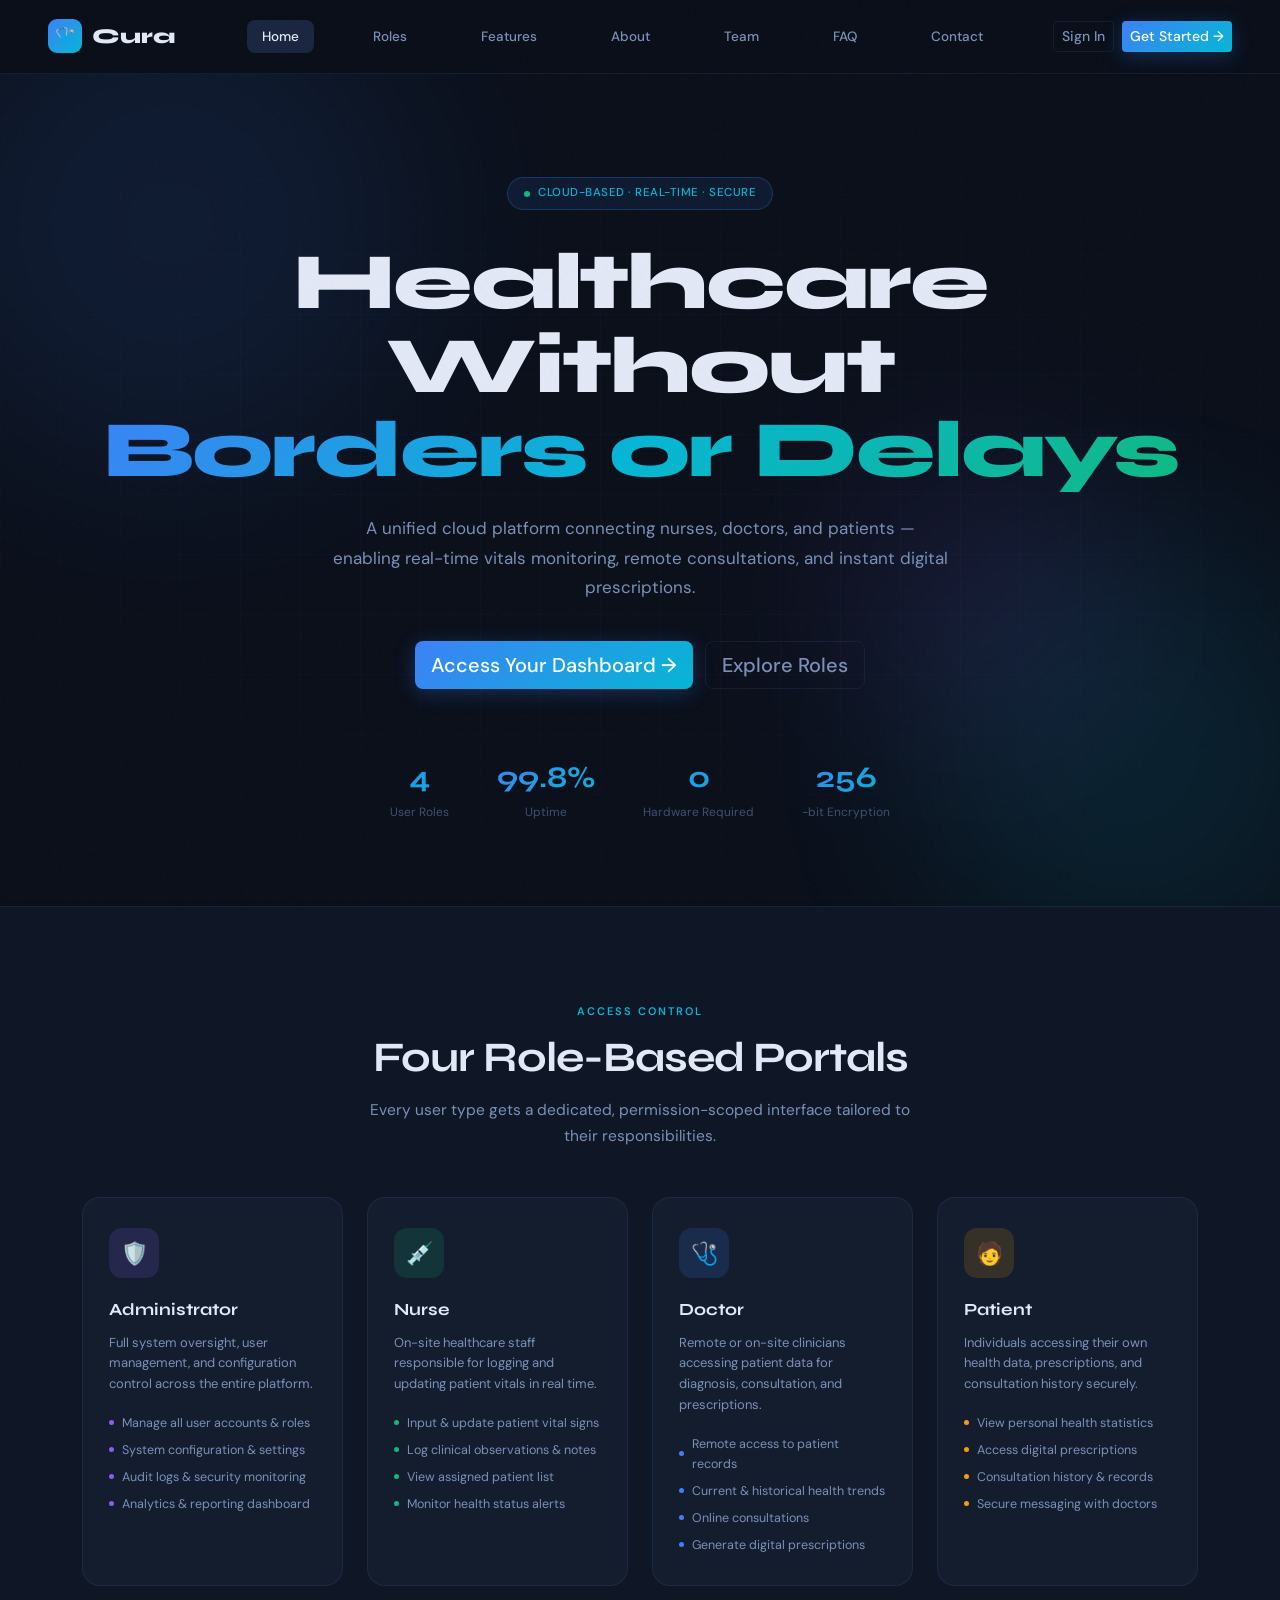
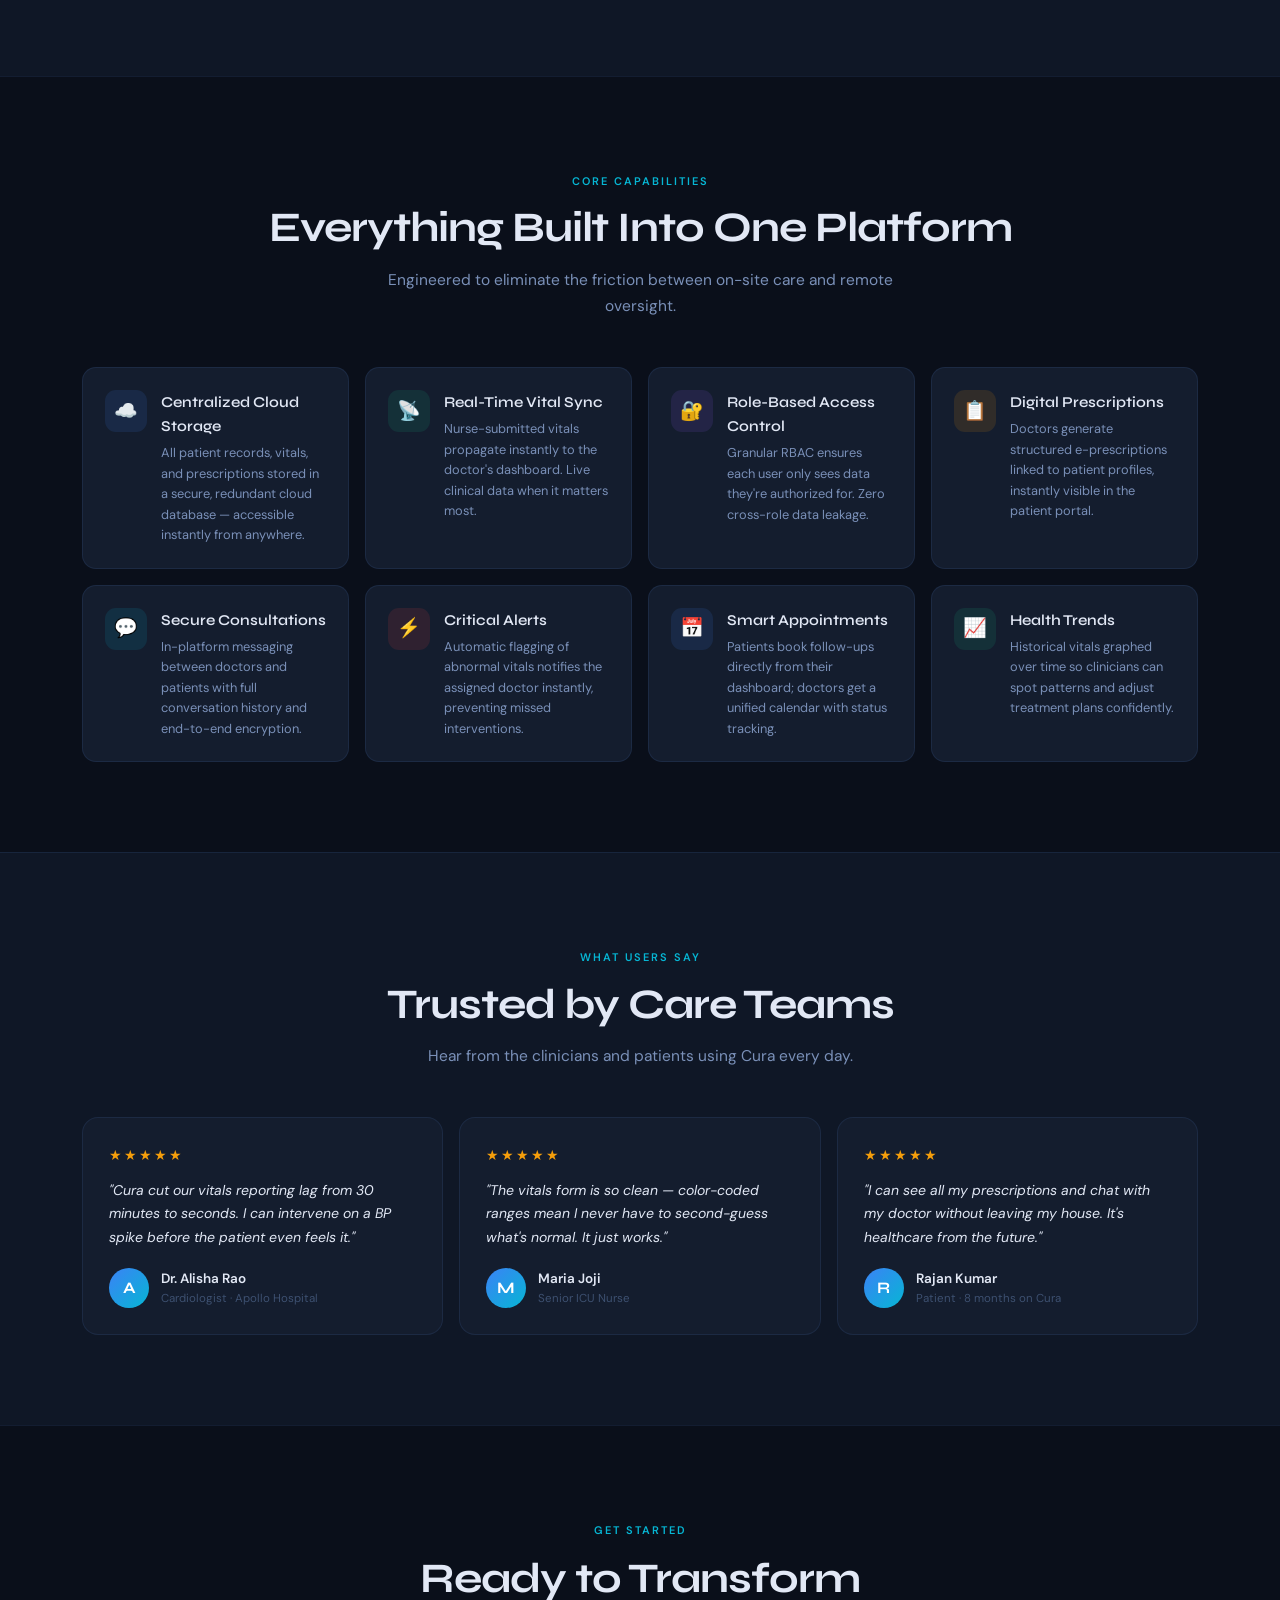
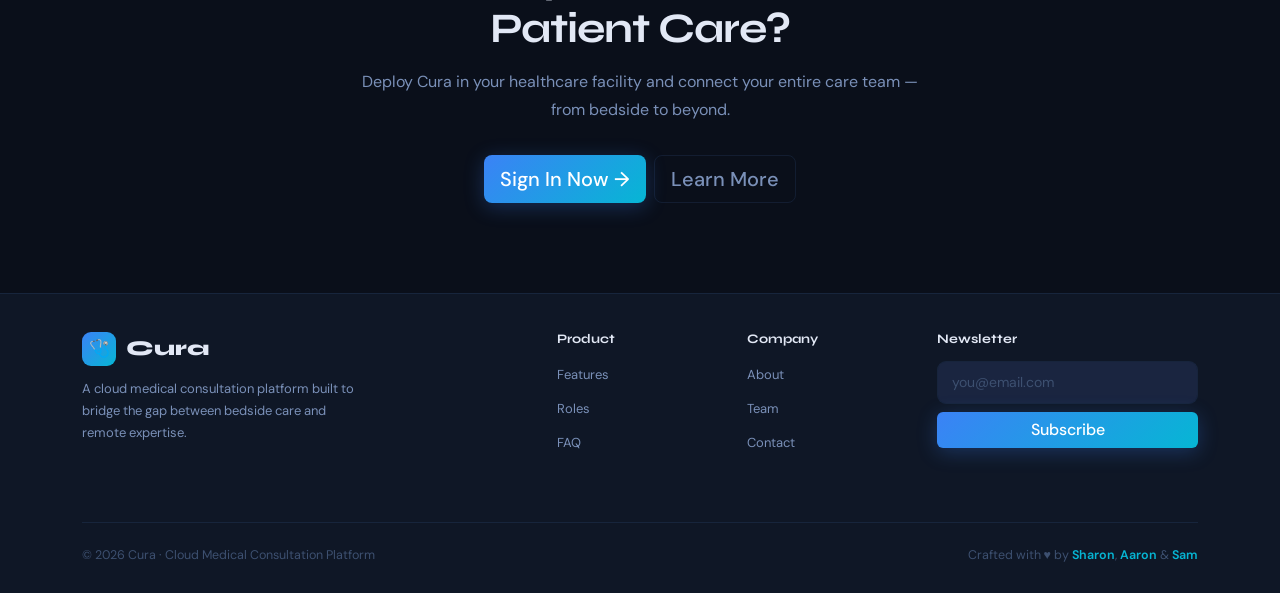
<file: public/cura/index.html>
<!DOCTYPE html>
<html lang="en">
<head>
<meta charset="UTF-8"/>
<meta name="viewport" content="width=device-width, initial-scale=1.0"/>
<title>Cura — Cloud Medical Consultation Platform</title>
<meta name="description" content="Cura is a unified cloud platform connecting nurses, doctors, and patients. Built by Sharon, Aaron and Sam."/>
<link href="https://fonts.googleapis.com/css2?family=Syne:wght@400;500;600;700;800&family=DM+Sans:ital,wght@0,300;0,400;0,500;0,600;1,300&family=JetBrains+Mono:wght@400;500&display=swap" rel="stylesheet"/>
<link href="https://cdn.jsdelivr.net/npm/bootstrap@5.3.3/dist/css/bootstrap.min.css" rel="stylesheet"/>
<link rel="stylesheet" href="css/theme.css"/>
</head>
<body>

<!-- ═══ NAV ═══ -->
<nav class="navbar navbar-expand-lg cura-nav">
  <div class="container-fluid px-lg-4">
    <a class="navbar-brand" href="index.html">
      <span class="logo-mark">🩺</span> Cura
    </a>
    <button class="navbar-toggler" type="button" data-bs-toggle="collapse" data-bs-target="#mainNav">
      <span class="navbar-toggler-icon"></span>
    </button>
    <div class="collapse navbar-collapse" id="mainNav">
      <ul class="navbar-nav mx-auto">
        <li class="nav-item"><a class="nav-link" href="index.html">Home</a></li>
        <li class="nav-item"><a class="nav-link" href="index.html#roles-section">Roles</a></li>
        <li class="nav-item"><a class="nav-link" href="index.html#features-section">Features</a></li>
        <li class="nav-item"><a class="nav-link" href="about.html">About</a></li>
        <li class="nav-item"><a class="nav-link" href="team.html">Team</a></li>
        <li class="nav-item"><a class="nav-link" href="faq.html">FAQ</a></li>
        <li class="nav-item"><a class="nav-link" href="contact.html">Contact</a></li>
      </ul>
      <div class="d-flex gap-2">
        <button class="btn btn-cura-ghost btn-sm" onclick="openLogin()">Sign In</button>
        <button class="btn btn-cura-primary btn-sm" onclick="openLogin()">Get Started →</button>
      </div>
    </div>
  </div>
</nav>

<!-- ═══ HERO ═══ -->
<section class="hero">
  <div class="hero-grid"></div>
  <div class="hero-orbs">
    <div class="orb orb1"></div>
    <div class="orb orb2"></div>
    <div class="orb orb3"></div>
  </div>
  <div class="hero-badge"><div class="badge-dot"></div>Cloud-Based · Real-Time · Secure</div>
  <h1>Healthcare Without<br><span class="grad">Borders or Delays</span></h1>
  <p>A unified cloud platform connecting nurses, doctors, and patients — enabling real-time vitals monitoring, remote consultations, and instant digital prescriptions.</p>
  <div class="hero-actions">
    <button class="btn btn-cura-primary btn-lg" onclick="openLogin()">Access Your Dashboard →</button>
    <a href="#roles-section" class="btn btn-cura-ghost btn-lg">Explore Roles</a>
  </div>
  <div class="hero-stats">
    <div class="stat"><div class="stat-number"><span data-count="4">4</span></div><div class="stat-label">User Roles</div></div>
    <div class="stat"><div class="stat-number"><span data-count="99.8" data-suffix="%">99.8%</span></div><div class="stat-label">Uptime</div></div>
    <div class="stat"><div class="stat-number"><span data-count="0">0</span></div><div class="stat-label">Hardware Required</div></div>
    <div class="stat"><div class="stat-number"><span data-count="256">256</span></div><div class="stat-label">-bit Encryption</div></div>
  </div>
</section>

<!-- ═══ ROLES ═══ -->
<section class="section alt" id="roles-section">
  <div class="container">
    <div class="text-center mb-5">
      <div class="section-tag centered">Access Control</div>
      <h2 class="section-title">Four Role-Based Portals</h2>
      <p class="section-sub mx-auto" style="max-width:540px">Every user type gets a dedicated, permission-scoped interface tailored to their responsibilities.</p>
    </div>
    <div class="row g-4">
      <div class="col-md-6 col-lg-3">
        <div class="role-card role-admin" onclick="openLogin('admin')">
          <div class="role-icon">🛡️</div>
          <div class="role-title">Administrator</div>
          <div class="role-desc">Full system oversight, user management, and configuration control across the entire platform.</div>
          <ul class="role-perms">
            <li>Manage all user accounts &amp; roles</li>
            <li>System configuration &amp; settings</li>
            <li>Audit logs &amp; security monitoring</li>
            <li>Analytics &amp; reporting dashboard</li>
          </ul>
        </div>
      </div>
      <div class="col-md-6 col-lg-3">
        <div class="role-card role-nurse" onclick="openLogin('nurse')">
          <div class="role-icon">💉</div>
          <div class="role-title">Nurse</div>
          <div class="role-desc">On-site healthcare staff responsible for logging and updating patient vitals in real time.</div>
          <ul class="role-perms">
            <li>Input &amp; update patient vital signs</li>
            <li>Log clinical observations &amp; notes</li>
            <li>View assigned patient list</li>
            <li>Monitor health status alerts</li>
          </ul>
        </div>
      </div>
      <div class="col-md-6 col-lg-3">
        <div class="role-card role-doctor" onclick="openLogin('doctor')">
          <div class="role-icon">🩺</div>
          <div class="role-title">Doctor</div>
          <div class="role-desc">Remote or on-site clinicians accessing patient data for diagnosis, consultation, and prescriptions.</div>
          <ul class="role-perms">
            <li>Remote access to patient records</li>
            <li>Current &amp; historical health trends</li>
            <li>Online consultations</li>
            <li>Generate digital prescriptions</li>
          </ul>
        </div>
      </div>
      <div class="col-md-6 col-lg-3">
        <div class="role-card role-patient" onclick="openLogin('patient')">
          <div class="role-icon">🧑</div>
          <div class="role-title">Patient</div>
          <div class="role-desc">Individuals accessing their own health data, prescriptions, and consultation history securely.</div>
          <ul class="role-perms">
            <li>View personal health statistics</li>
            <li>Access digital prescriptions</li>
            <li>Consultation history &amp; records</li>
            <li>Secure messaging with doctors</li>
          </ul>
        </div>
      </div>
    </div>
  </div>
</section>

<!-- ═══ FEATURES ═══ -->
<section class="section" id="features-section">
  <div class="container">
    <div class="text-center mb-5">
      <div class="section-tag centered">Core Capabilities</div>
      <h2 class="section-title">Everything Built Into One Platform</h2>
      <p class="section-sub mx-auto" style="max-width:540px">Engineered to eliminate the friction between on-site care and remote oversight.</p>
    </div>
    <div class="row g-3">
      <div class="col-md-6 col-lg-3"><div class="feature-item"><div class="fi-icon" style="background:rgba(59,130,246,.12)">☁️</div><div><div class="fi-title">Centralized Cloud Storage</div><div class="fi-desc">All patient records, vitals, and prescriptions stored in a secure, redundant cloud database — accessible instantly from anywhere.</div></div></div></div>
      <div class="col-md-6 col-lg-3"><div class="feature-item"><div class="fi-icon" style="background:rgba(16,185,129,.12)">📡</div><div><div class="fi-title">Real-Time Vital Sync</div><div class="fi-desc">Nurse-submitted vitals propagate instantly to the doctor's dashboard. Live clinical data when it matters most.</div></div></div></div>
      <div class="col-md-6 col-lg-3"><div class="feature-item"><div class="fi-icon" style="background:rgba(139,92,246,.12)">🔐</div><div><div class="fi-title">Role-Based Access Control</div><div class="fi-desc">Granular RBAC ensures each user only sees data they're authorized for. Zero cross-role data leakage.</div></div></div></div>
      <div class="col-md-6 col-lg-3"><div class="feature-item"><div class="fi-icon" style="background:rgba(245,158,11,.12)">📋</div><div><div class="fi-title">Digital Prescriptions</div><div class="fi-desc">Doctors generate structured e-prescriptions linked to patient profiles, instantly visible in the patient portal.</div></div></div></div>
      <div class="col-md-6 col-lg-3"><div class="feature-item"><div class="fi-icon" style="background:rgba(6,182,212,.12)">💬</div><div><div class="fi-title">Secure Consultations</div><div class="fi-desc">In-platform messaging between doctors and patients with full conversation history and end-to-end encryption.</div></div></div></div>
      <div class="col-md-6 col-lg-3"><div class="feature-item"><div class="fi-icon" style="background:rgba(239,68,68,.12)">⚡</div><div><div class="fi-title">Critical Alerts</div><div class="fi-desc">Automatic flagging of abnormal vitals notifies the assigned doctor instantly, preventing missed interventions.</div></div></div></div>
      <div class="col-md-6 col-lg-3"><div class="feature-item"><div class="fi-icon" style="background:rgba(59,130,246,.12)">📅</div><div><div class="fi-title">Smart Appointments</div><div class="fi-desc">Patients book follow-ups directly from their dashboard; doctors get a unified calendar with status tracking.</div></div></div></div>
      <div class="col-md-6 col-lg-3"><div class="feature-item"><div class="fi-icon" style="background:rgba(16,185,129,.12)">📈</div><div><div class="fi-title">Health Trends</div><div class="fi-desc">Historical vitals graphed over time so clinicians can spot patterns and adjust treatment plans confidently.</div></div></div></div>
    </div>
  </div>
</section>

<!-- ═══ TESTIMONIALS ═══ -->
<section class="section alt">
  <div class="container">
    <div class="text-center mb-5">
      <div class="section-tag centered">What Users Say</div>
      <h2 class="section-title">Trusted by Care Teams</h2>
      <p class="section-sub mx-auto" style="max-width:540px">Hear from the clinicians and patients using Cura every day.</p>
    </div>
    <div class="row g-3">
      <div class="col-md-4">
        <div class="testi-card">
          <div class="testi-stars">★★★★★</div>
          <div class="testi-quote">"Cura cut our vitals reporting lag from 30 minutes to seconds. I can intervene on a BP spike before the patient even feels it."</div>
          <div class="testi-author"><div class="testi-av">A</div><div><div class="testi-name">Dr. Alisha Rao</div><div class="testi-job">Cardiologist · Apollo Hospital</div></div></div>
        </div>
      </div>
      <div class="col-md-4">
        <div class="testi-card">
          <div class="testi-stars">★★★★★</div>
          <div class="testi-quote">"The vitals form is so clean — color-coded ranges mean I never have to second-guess what's normal. It just works."</div>
          <div class="testi-author"><div class="testi-av">M</div><div><div class="testi-name">Maria Joji</div><div class="testi-job">Senior ICU Nurse</div></div></div>
        </div>
      </div>
      <div class="col-md-4">
        <div class="testi-card">
          <div class="testi-stars">★★★★★</div>
          <div class="testi-quote">"I can see all my prescriptions and chat with my doctor without leaving my house. It's healthcare from the future."</div>
          <div class="testi-author"><div class="testi-av">R</div><div><div class="testi-name">Rajan Kumar</div><div class="testi-job">Patient · 8 months on Cura</div></div></div>
        </div>
      </div>
    </div>
  </div>
</section>

<!-- ═══ CTA ═══ -->
<section class="cta-section">
  <div class="container" style="max-width:600px">
    <div class="section-tag centered">Get Started</div>
    <h2>Ready to Transform Patient Care?</h2>
    <p>Deploy Cura in your healthcare facility and connect your entire care team — from bedside to beyond.</p>
    <div class="d-flex gap-2 justify-content-center flex-wrap">
      <button class="btn btn-cura-primary btn-lg" onclick="openLogin()">Sign In Now →</button>
      <a href="about.html" class="btn btn-cura-ghost btn-lg">Learn More</a>
    </div>
  </div>
</section>

<!-- ═══ FOOTER ═══ -->
<footer class="cura-footer">
  <div class="container">
    <div class="row g-4 pb-4">
      <div class="col-lg-5 footer-brand">
        <a class="navbar-brand" href="index.html"><span class="logo-mark">🩺</span> Cura</a>
        <p>A cloud medical consultation platform built to bridge the gap between bedside care and remote expertise.</p>
      </div>
      <div class="col-6 col-md-3 col-lg-2">
        <h5>Product</h5>
        <ul>
          <li><a href="index.html#features-section">Features</a></li>
          <li><a href="index.html#roles-section">Roles</a></li>
          <li><a href="faq.html">FAQ</a></li>
        </ul>
      </div>
      <div class="col-6 col-md-3 col-lg-2">
        <h5>Company</h5>
        <ul>
          <li><a href="about.html">About</a></li>
          <li><a href="team.html">Team</a></li>
          <li><a href="contact.html">Contact</a></li>
        </ul>
      </div>
      <div class="col-md-6 col-lg-3">
        <h5>Newsletter</h5>
        <form onsubmit="return submitNewsletter(event)">
          <input type="email" class="form-control mb-2" placeholder="you@email.com" required/>
          <button type="submit" class="btn btn-cura-primary w-100">Subscribe</button>
        </form>
      </div>
    </div>
    <div class="footer-bottom d-flex flex-wrap justify-content-between gap-2">
      <div>© 2026 Cura · Cloud Medical Consultation Platform</div>
      <div class="footer-credits">Crafted with ♥ by <b>Sharon</b>, <b>Aaron</b> &amp; <b>Sam</b></div>
    </div>
  </div>
</footer>

<!-- ═══ LOGIN MODAL (Bootstrap) ═══ -->
<div class="modal fade" id="loginModal" tabindex="-1" aria-hidden="true">
  <div class="modal-dialog modal-dialog-centered">
    <div class="modal-content cura-modal p-3">
      <div class="modal-body">
        <button type="button" class="btn-close position-absolute top-0 end-0 m-3" data-bs-dismiss="modal" aria-label="Close"></button>
        <div class="modal-logo">
          <div class="modal-logo-mark">🩺</div>
          <div class="modal-logo-text">Cura</div>
        </div>
        <div class="modal-title-cura">Sign in to continue</div>
        <div class="modal-sub">Select your role then enter your credentials</div>
        <div class="row g-2 mb-3">
          <div class="col-6"><button class="role-select-btn" id="rs-admin" onclick="pickRole('admin')"><span class="rs-icon">🛡️</span>Administrator</button></div>
          <div class="col-6"><button class="role-select-btn" id="rs-doctor" onclick="pickRole('doctor')"><span class="rs-icon">🩺</span>Doctor</button></div>
          <div class="col-6"><button class="role-select-btn" id="rs-nurse" onclick="pickRole('nurse')"><span class="rs-icon">💉</span>Nurse</button></div>
          <div class="col-6"><button class="role-select-btn" id="rs-patient" onclick="pickRole('patient')"><span class="rs-icon">🧑</span>Patient</button></div>
        </div>
        <div class="mb-3">
          <label class="form-label">Email Address</label>
          <input type="email" class="form-control" id="loginEmail" placeholder="you@cura.health" onkeydown="if(event.key==='Enter')doLogin()"/>
        </div>
        <div class="mb-3">
          <label class="form-label">Password</label>
          <input type="password" class="form-control" id="loginPass" placeholder="••••••••" onkeydown="if(event.key==='Enter')doLogin()"/>
        </div>
        <div class="login-error" id="loginErr">⚠ Please select a role and enter credentials.</div>
        <button class="btn btn-cura-primary w-100 py-2 mt-2" onclick="doLogin()">Sign In →</button>
        <div class="demo-hint">Demo: select any role · use any email &amp; password</div>
      </div>
    </div>
  </div>
</div>

<script src="https://cdn.jsdelivr.net/npm/bootstrap@5.3.3/dist/js/bootstrap.bundle.min.js"></script>
<script src="js/main.js"></script>
</body>
</html>
</file>
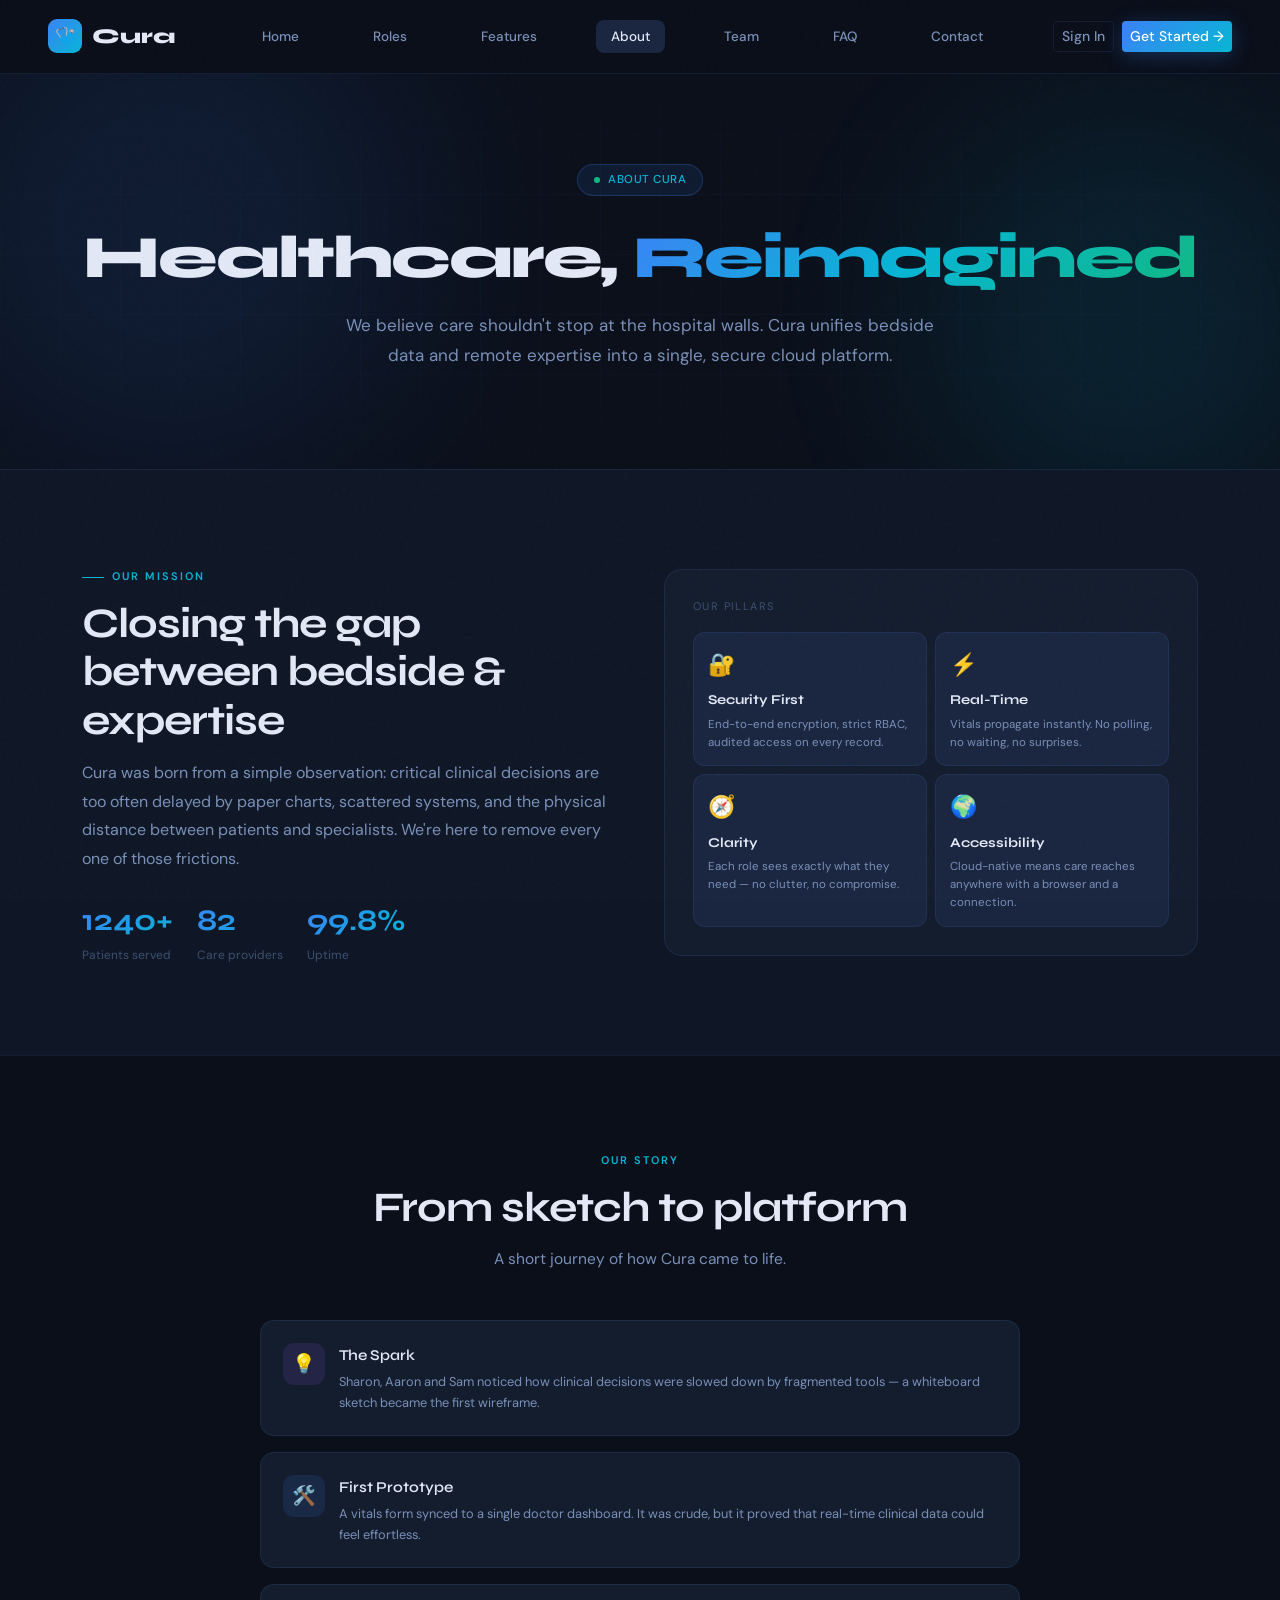
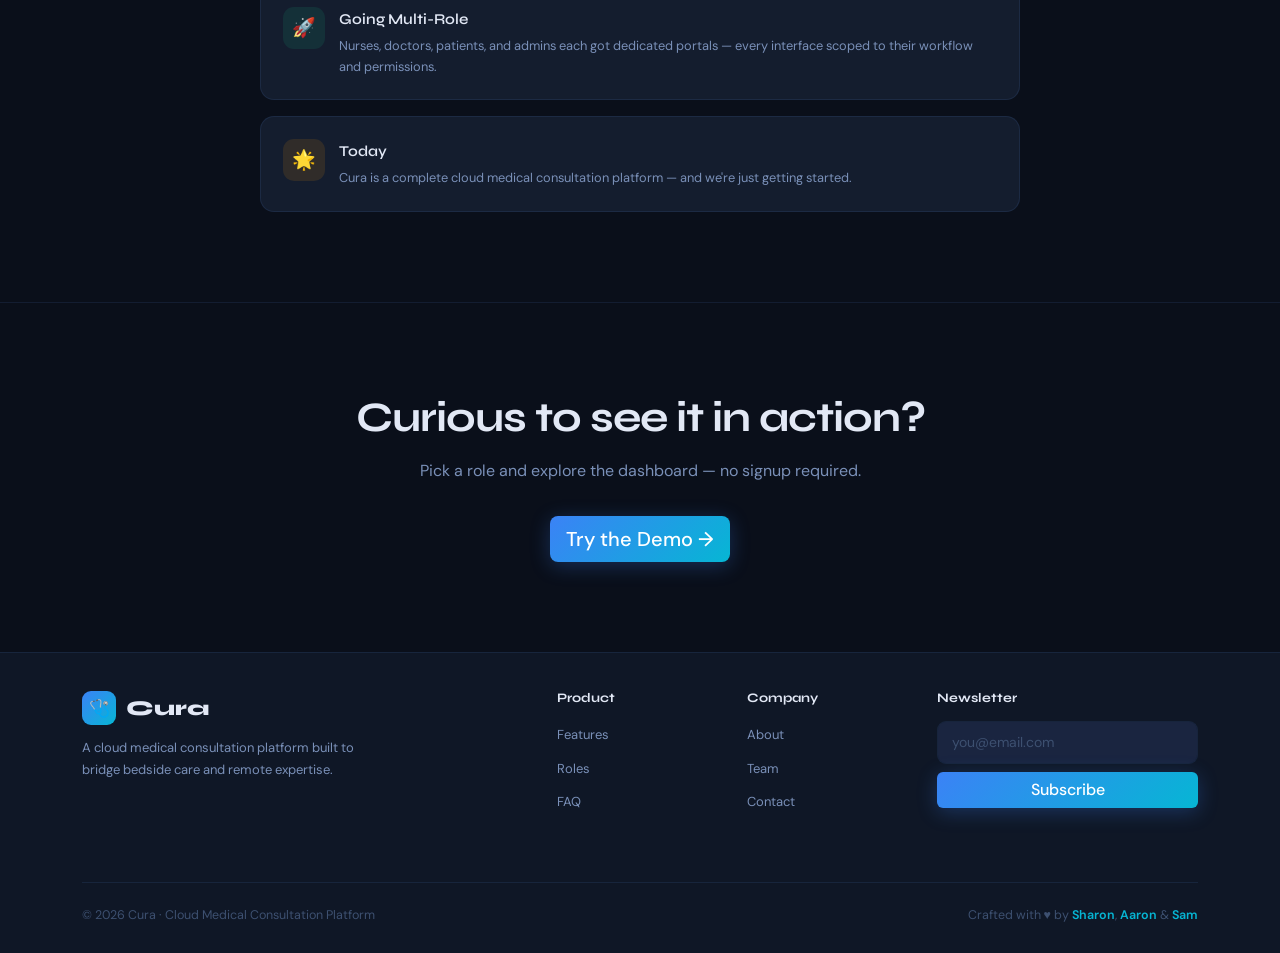
<file: public/cura/about.html>
<!DOCTYPE html>
<html lang="en">
<head>
<meta charset="UTF-8"/>
<meta name="viewport" content="width=device-width, initial-scale=1.0"/>
<title>About — Cura</title>
<meta name="description" content="Cura's mission, story, and the principles guiding our cloud medical consultation platform."/>
<link href="https://fonts.googleapis.com/css2?family=Syne:wght@400;500;600;700;800&family=DM+Sans:ital,wght@0,300;0,400;0,500;0,600;1,300&family=JetBrains+Mono:wght@400;500&display=swap" rel="stylesheet"/>
<link href="https://cdn.jsdelivr.net/npm/bootstrap@5.3.3/dist/css/bootstrap.min.css" rel="stylesheet"/>
<link rel="stylesheet" href="css/theme.css"/>
</head>
<body>

<nav class="navbar navbar-expand-lg cura-nav">
  <div class="container-fluid px-lg-4">
    <a class="navbar-brand" href="index.html"><span class="logo-mark">🩺</span> Cura</a>
    <button class="navbar-toggler" type="button" data-bs-toggle="collapse" data-bs-target="#mainNav"><span class="navbar-toggler-icon"></span></button>
    <div class="collapse navbar-collapse" id="mainNav">
      <ul class="navbar-nav mx-auto">
        <li class="nav-item"><a class="nav-link" href="index.html">Home</a></li>
        <li class="nav-item"><a class="nav-link" href="index.html#roles-section">Roles</a></li>
        <li class="nav-item"><a class="nav-link" href="index.html#features-section">Features</a></li>
        <li class="nav-item"><a class="nav-link" href="about.html">About</a></li>
        <li class="nav-item"><a class="nav-link" href="team.html">Team</a></li>
        <li class="nav-item"><a class="nav-link" href="faq.html">FAQ</a></li>
        <li class="nav-item"><a class="nav-link" href="contact.html">Contact</a></li>
      </ul>
      <div class="d-flex gap-2">
        <button class="btn btn-cura-ghost btn-sm" onclick="openLogin()">Sign In</button>
        <button class="btn btn-cura-primary btn-sm" onclick="openLogin()">Get Started →</button>
      </div>
    </div>
  </div>
</nav>

<section class="hero" style="min-height:auto;padding:90px 40px 60px">
  <div class="hero-grid"></div>
  <div class="hero-orbs"><div class="orb orb1"></div><div class="orb orb2"></div></div>
  <div class="hero-badge"><div class="badge-dot"></div>About Cura</div>
  <h1 style="font-size:clamp(34px,5vw,60px)">Healthcare, <span class="grad">Reimagined</span></h1>
  <p>We believe care shouldn't stop at the hospital walls. Cura unifies bedside data and remote expertise into a single, secure cloud platform.</p>
</section>

<section class="section alt">
  <div class="container">
    <div class="row g-5 align-items-center">
      <div class="col-lg-6">
        <div class="section-tag">Our Mission</div>
        <h2 class="section-title">Closing the gap between bedside &amp; expertise</h2>
        <p class="about-mission">Cura was born from a simple observation: critical clinical decisions are too often delayed by paper charts, scattered systems, and the physical distance between patients and specialists. We're here to remove every one of those frictions.</p>
        <div class="d-flex flex-wrap gap-4 mt-3">
          <div class="stat"><div class="stat-number"><span data-count="1240">1240</span>+</div><div class="stat-label">Patients served</div></div>
          <div class="stat"><div class="stat-number"><span data-count="82">82</span></div><div class="stat-label">Care providers</div></div>
          <div class="stat"><div class="stat-number"><span data-count="99.8" data-suffix="%">99.8%</span></div><div class="stat-label">Uptime</div></div>
        </div>
      </div>
      <div class="col-lg-6">
        <div class="about-card">
          <div style="font-size:11px;color:var(--text3);text-transform:uppercase;letter-spacing:1.4px;margin-bottom:16px">Our Pillars</div>
          <div class="row g-2">
            <div class="col-6"><div class="pillar"><div class="pillar-icon">🔐</div><div class="pillar-title">Security First</div><p class="pillar-desc">End-to-end encryption, strict RBAC, audited access on every record.</p></div></div>
            <div class="col-6"><div class="pillar"><div class="pillar-icon">⚡</div><div class="pillar-title">Real-Time</div><p class="pillar-desc">Vitals propagate instantly. No polling, no waiting, no surprises.</p></div></div>
            <div class="col-6"><div class="pillar"><div class="pillar-icon">🧭</div><div class="pillar-title">Clarity</div><p class="pillar-desc">Each role sees exactly what they need — no clutter, no compromise.</p></div></div>
            <div class="col-6"><div class="pillar"><div class="pillar-icon">🌍</div><div class="pillar-title">Accessibility</div><p class="pillar-desc">Cloud-native means care reaches anywhere with a browser and a connection.</p></div></div>
          </div>
        </div>
      </div>
    </div>
  </div>
</section>

<section class="section">
  <div class="container">
    <div class="text-center mb-5">
      <div class="section-tag centered">Our Story</div>
      <h2 class="section-title">From sketch to platform</h2>
      <p class="section-sub mx-auto" style="max-width:540px">A short journey of how Cura came to life.</p>
    </div>
    <div class="mx-auto" style="max-width:760px">
      <div class="row g-3">
        <div class="col-12"><div class="feature-item"><div class="fi-icon" style="background:rgba(139,92,246,.12)">💡</div><div><div class="fi-title">The Spark</div><div class="fi-desc">Sharon, Aaron and Sam noticed how clinical decisions were slowed down by fragmented tools — a whiteboard sketch became the first wireframe.</div></div></div></div>
        <div class="col-12"><div class="feature-item"><div class="fi-icon" style="background:rgba(59,130,246,.12)">🛠️</div><div><div class="fi-title">First Prototype</div><div class="fi-desc">A vitals form synced to a single doctor dashboard. It was crude, but it proved that real-time clinical data could feel effortless.</div></div></div></div>
        <div class="col-12"><div class="feature-item"><div class="fi-icon" style="background:rgba(16,185,129,.12)">🚀</div><div><div class="fi-title">Going Multi-Role</div><div class="fi-desc">Nurses, doctors, patients, and admins each got dedicated portals — every interface scoped to their workflow and permissions.</div></div></div></div>
        <div class="col-12"><div class="feature-item"><div class="fi-icon" style="background:rgba(245,158,11,.12)">🌟</div><div><div class="fi-title">Today</div><div class="fi-desc">Cura is a complete cloud medical consultation platform — and we're just getting started.</div></div></div></div>
      </div>
    </div>
  </div>
</section>

<section class="cta-section">
  <div class="container" style="max-width:600px">
    <h2>Curious to see it in action?</h2>
    <p>Pick a role and explore the dashboard — no signup required.</p>
    <button class="btn btn-cura-primary btn-lg" onclick="openLogin()">Try the Demo →</button>
  </div>
</section>

<footer class="cura-footer">
  <div class="container">
    <div class="row g-4 pb-4">
      <div class="col-lg-5 footer-brand">
        <a class="navbar-brand" href="index.html"><span class="logo-mark">🩺</span> Cura</a>
        <p>A cloud medical consultation platform built to bridge bedside care and remote expertise.</p>
      </div>
      <div class="col-6 col-md-3 col-lg-2"><h5>Product</h5><ul><li><a href="index.html#features-section">Features</a></li><li><a href="index.html#roles-section">Roles</a></li><li><a href="faq.html">FAQ</a></li></ul></div>
      <div class="col-6 col-md-3 col-lg-2"><h5>Company</h5><ul><li><a href="about.html">About</a></li><li><a href="team.html">Team</a></li><li><a href="contact.html">Contact</a></li></ul></div>
      <div class="col-md-6 col-lg-3"><h5>Newsletter</h5><form onsubmit="return submitNewsletter(event)"><input type="email" class="form-control mb-2" placeholder="you@email.com" required/><button type="submit" class="btn btn-cura-primary w-100">Subscribe</button></form></div>
    </div>
    <div class="footer-bottom d-flex flex-wrap justify-content-between gap-2">
      <div>© 2026 Cura · Cloud Medical Consultation Platform</div>
      <div class="footer-credits">Crafted with ♥ by <b>Sharon</b>, <b>Aaron</b> &amp; <b>Sam</b></div>
    </div>
  </div>
</footer>

<!-- LOGIN MODAL -->
<div class="modal fade" id="loginModal" tabindex="-1" aria-hidden="true">
  <div class="modal-dialog modal-dialog-centered">
    <div class="modal-content cura-modal p-3"><div class="modal-body">
      <button type="button" class="btn-close position-absolute top-0 end-0 m-3" data-bs-dismiss="modal"></button>
      <div class="modal-logo"><div class="modal-logo-mark">🩺</div><div class="modal-logo-text">Cura</div></div>
      <div class="modal-title-cura">Sign in to continue</div>
      <div class="modal-sub">Select your role then enter your credentials</div>
      <div class="row g-2 mb-3">
        <div class="col-6"><button class="role-select-btn" id="rs-admin" onclick="pickRole('admin')"><span class="rs-icon">🛡️</span>Administrator</button></div>
        <div class="col-6"><button class="role-select-btn" id="rs-doctor" onclick="pickRole('doctor')"><span class="rs-icon">🩺</span>Doctor</button></div>
        <div class="col-6"><button class="role-select-btn" id="rs-nurse" onclick="pickRole('nurse')"><span class="rs-icon">💉</span>Nurse</button></div>
        <div class="col-6"><button class="role-select-btn" id="rs-patient" onclick="pickRole('patient')"><span class="rs-icon">🧑</span>Patient</button></div>
      </div>
      <div class="mb-3"><label class="form-label">Email Address</label><input type="email" class="form-control" id="loginEmail" placeholder="you@cura.health" onkeydown="if(event.key==='Enter')doLogin()"/></div>
      <div class="mb-3"><label class="form-label">Password</label><input type="password" class="form-control" id="loginPass" placeholder="••••••••" onkeydown="if(event.key==='Enter')doLogin()"/></div>
      <div class="login-error" id="loginErr">⚠ Please select a role and enter credentials.</div>
      <button class="btn btn-cura-primary w-100 py-2 mt-2" onclick="doLogin()">Sign In →</button>
      <div class="demo-hint">Demo: select any role · use any email &amp; password</div>
    </div></div>
  </div>
</div>

<script src="https://cdn.jsdelivr.net/npm/bootstrap@5.3.3/dist/js/bootstrap.bundle.min.js"></script>
<script src="js/main.js"></script>
</body>
</html>
</file>
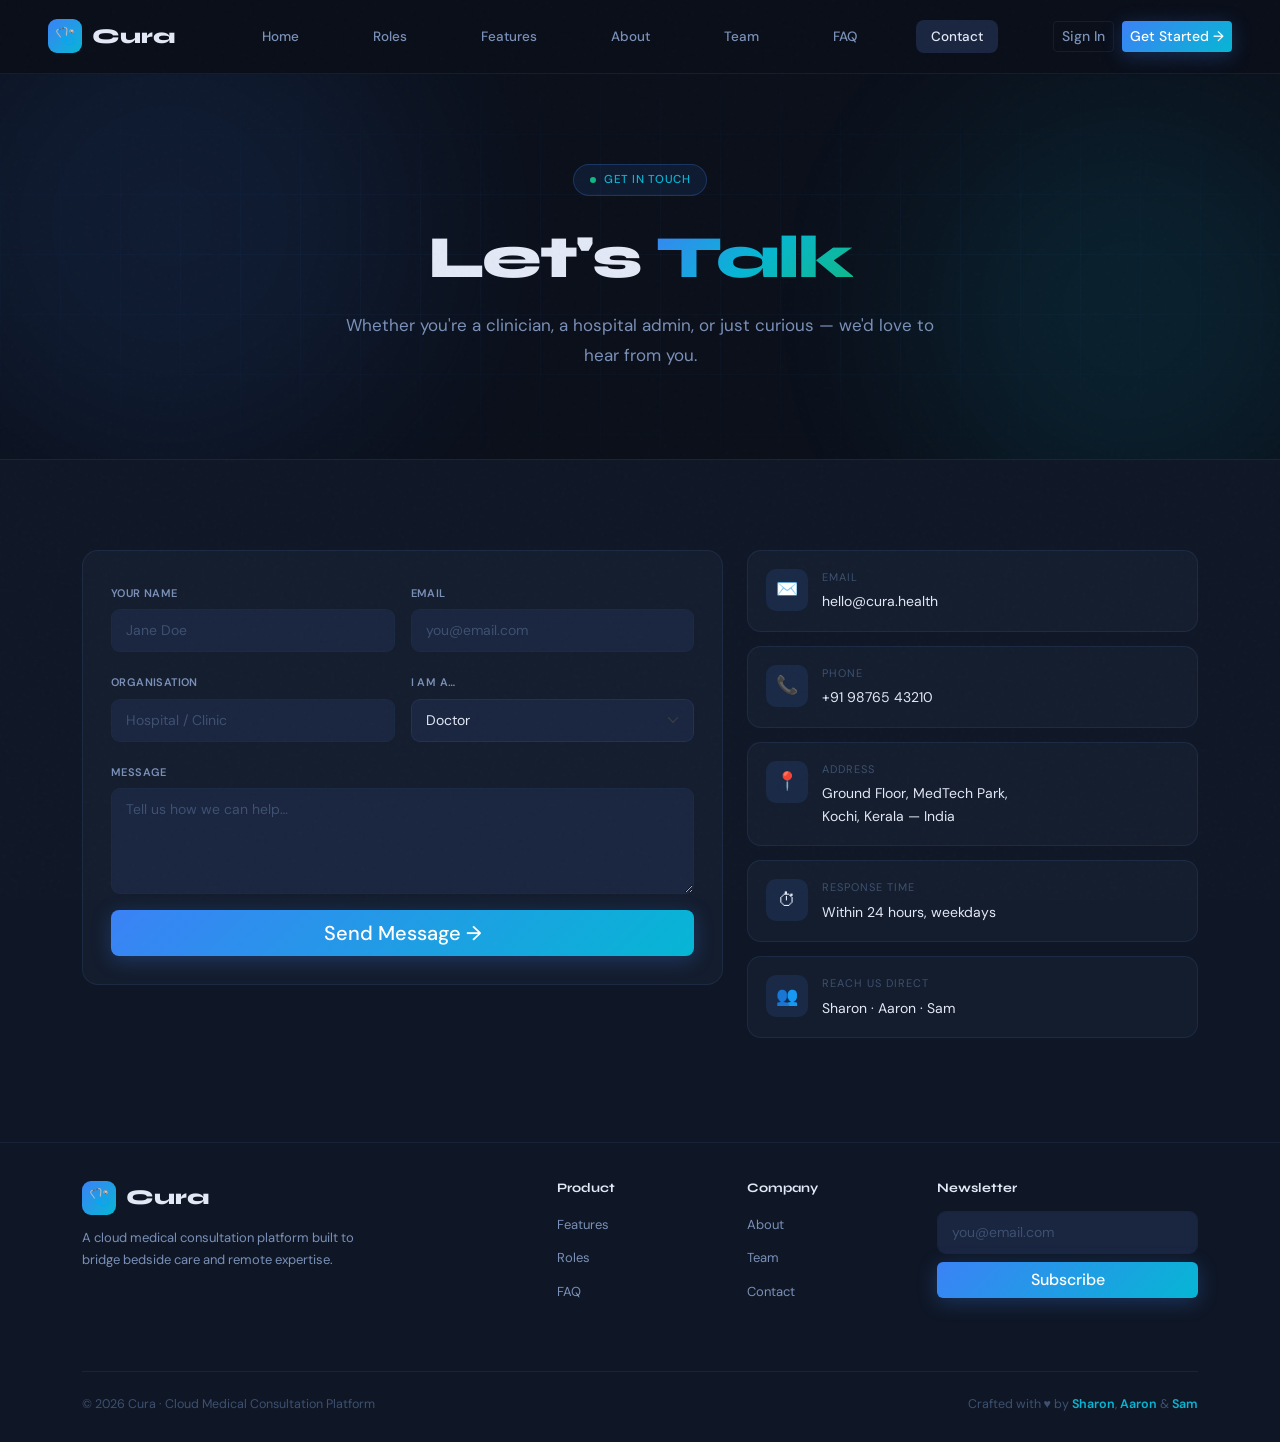
<file: public/cura/contact.html>
<!DOCTYPE html>
<html lang="en">
<head>
<meta charset="UTF-8"/>
<meta name="viewport" content="width=device-width, initial-scale=1.0"/>
<title>Contact — Cura</title>
<meta name="description" content="Get in touch with the Cura team — Sharon, Aaron and Sam."/>
<link href="https://fonts.googleapis.com/css2?family=Syne:wght@400;500;600;700;800&family=DM+Sans:ital,wght@0,300;0,400;0,500;0,600;1,300&family=JetBrains+Mono:wght@400;500&display=swap" rel="stylesheet"/>
<link href="https://cdn.jsdelivr.net/npm/bootstrap@5.3.3/dist/css/bootstrap.min.css" rel="stylesheet"/>
<link rel="stylesheet" href="css/theme.css"/>
</head>
<body>

<nav class="navbar navbar-expand-lg cura-nav">
  <div class="container-fluid px-lg-4">
    <a class="navbar-brand" href="index.html"><span class="logo-mark">🩺</span> Cura</a>
    <button class="navbar-toggler" type="button" data-bs-toggle="collapse" data-bs-target="#mainNav"><span class="navbar-toggler-icon"></span></button>
    <div class="collapse navbar-collapse" id="mainNav">
      <ul class="navbar-nav mx-auto">
        <li class="nav-item"><a class="nav-link" href="index.html">Home</a></li>
        <li class="nav-item"><a class="nav-link" href="index.html#roles-section">Roles</a></li>
        <li class="nav-item"><a class="nav-link" href="index.html#features-section">Features</a></li>
        <li class="nav-item"><a class="nav-link" href="about.html">About</a></li>
        <li class="nav-item"><a class="nav-link" href="team.html">Team</a></li>
        <li class="nav-item"><a class="nav-link" href="faq.html">FAQ</a></li>
        <li class="nav-item"><a class="nav-link" href="contact.html">Contact</a></li>
      </ul>
      <div class="d-flex gap-2">
        <button class="btn btn-cura-ghost btn-sm" onclick="openLogin()">Sign In</button>
        <button class="btn btn-cura-primary btn-sm" onclick="openLogin()">Get Started →</button>
      </div>
    </div>
  </div>
</nav>

<section class="hero" style="min-height:auto;padding:90px 40px 50px">
  <div class="hero-grid"></div>
  <div class="hero-orbs"><div class="orb orb1"></div><div class="orb orb2"></div></div>
  <div class="hero-badge"><div class="badge-dot"></div>Get in Touch</div>
  <h1 style="font-size:clamp(34px,5vw,60px)">Let's <span class="grad">Talk</span></h1>
  <p>Whether you're a clinician, a hospital admin, or just curious — we'd love to hear from you.</p>
</section>

<section class="section alt">
  <div class="container">
    <div class="row g-4">
      <div class="col-lg-7">
        <form class="contact-form" onsubmit="return submitContact(event)">
          <div class="row g-3 mb-3">
            <div class="col-md-6"><label class="form-label">Your Name</label><input id="cfName" class="form-control" placeholder="Jane Doe" required/></div>
            <div class="col-md-6"><label class="form-label">Email</label><input id="cfEmail" type="email" class="form-control" placeholder="you@email.com" required/></div>
          </div>
          <div class="row g-3 mb-3">
            <div class="col-md-6"><label class="form-label">Organisation</label><input class="form-control" placeholder="Hospital / Clinic"/></div>
            <div class="col-md-6"><label class="form-label">I am a…</label>
              <select class="form-select">
                <option>Doctor</option><option>Nurse</option><option>Hospital Administrator</option><option>Patient</option><option>Other</option>
              </select>
            </div>
          </div>
          <div class="mb-3">
            <label class="form-label">Message</label>
            <textarea id="cfMsg" class="form-control" rows="4" placeholder="Tell us how we can help…" required></textarea>
          </div>
          <button type="submit" class="btn btn-cura-primary btn-lg w-100">Send Message →</button>
        </form>
      </div>
      <div class="col-lg-5">
        <div class="info-item"><div class="info-icon">✉️</div><div><div class="info-label">Email</div><div class="info-value">hello@cura.health</div></div></div>
        <div class="info-item"><div class="info-icon">📞</div><div><div class="info-label">Phone</div><div class="info-value">+91 98765 43210</div></div></div>
        <div class="info-item"><div class="info-icon">📍</div><div><div class="info-label">Address</div><div class="info-value">Ground Floor, MedTech Park,<br/>Kochi, Kerala — India</div></div></div>
        <div class="info-item"><div class="info-icon">⏱</div><div><div class="info-label">Response Time</div><div class="info-value">Within 24 hours, weekdays</div></div></div>
        <div class="info-item"><div class="info-icon">👥</div><div><div class="info-label">Reach Us Direct</div><div class="info-value">Sharon · Aaron · Sam</div></div></div>
      </div>
    </div>
  </div>
</section>

<footer class="cura-footer">
  <div class="container">
    <div class="row g-4 pb-4">
      <div class="col-lg-5 footer-brand">
        <a class="navbar-brand" href="index.html"><span class="logo-mark">🩺</span> Cura</a>
        <p>A cloud medical consultation platform built to bridge bedside care and remote expertise.</p>
      </div>
      <div class="col-6 col-md-3 col-lg-2"><h5>Product</h5><ul><li><a href="index.html#features-section">Features</a></li><li><a href="index.html#roles-section">Roles</a></li><li><a href="faq.html">FAQ</a></li></ul></div>
      <div class="col-6 col-md-3 col-lg-2"><h5>Company</h5><ul><li><a href="about.html">About</a></li><li><a href="team.html">Team</a></li><li><a href="contact.html">Contact</a></li></ul></div>
      <div class="col-md-6 col-lg-3"><h5>Newsletter</h5><form onsubmit="return submitNewsletter(event)"><input type="email" class="form-control mb-2" placeholder="you@email.com" required/><button type="submit" class="btn btn-cura-primary w-100">Subscribe</button></form></div>
    </div>
    <div class="footer-bottom d-flex flex-wrap justify-content-between gap-2">
      <div>© 2026 Cura · Cloud Medical Consultation Platform</div>
      <div class="footer-credits">Crafted with ♥ by <b>Sharon</b>, <b>Aaron</b> &amp; <b>Sam</b></div>
    </div>
  </div>
</footer>

<div class="modal fade" id="loginModal" tabindex="-1" aria-hidden="true">
  <div class="modal-dialog modal-dialog-centered">
    <div class="modal-content cura-modal p-3"><div class="modal-body">
      <button type="button" class="btn-close position-absolute top-0 end-0 m-3" data-bs-dismiss="modal"></button>
      <div class="modal-logo"><div class="modal-logo-mark">🩺</div><div class="modal-logo-text">Cura</div></div>
      <div class="modal-title-cura">Sign in to continue</div>
      <div class="modal-sub">Select your role then enter your credentials</div>
      <div class="row g-2 mb-3">
        <div class="col-6"><button class="role-select-btn" id="rs-admin" onclick="pickRole('admin')"><span class="rs-icon">🛡️</span>Administrator</button></div>
        <div class="col-6"><button class="role-select-btn" id="rs-doctor" onclick="pickRole('doctor')"><span class="rs-icon">🩺</span>Doctor</button></div>
        <div class="col-6"><button class="role-select-btn" id="rs-nurse" onclick="pickRole('nurse')"><span class="rs-icon">💉</span>Nurse</button></div>
        <div class="col-6"><button class="role-select-btn" id="rs-patient" onclick="pickRole('patient')"><span class="rs-icon">🧑</span>Patient</button></div>
      </div>
      <div class="mb-3"><label class="form-label">Email Address</label><input type="email" class="form-control" id="loginEmail" placeholder="you@cura.health" onkeydown="if(event.key==='Enter')doLogin()"/></div>
      <div class="mb-3"><label class="form-label">Password</label><input type="password" class="form-control" id="loginPass" placeholder="••••••••" onkeydown="if(event.key==='Enter')doLogin()"/></div>
      <div class="login-error" id="loginErr">⚠ Please select a role and enter credentials.</div>
      <button class="btn btn-cura-primary w-100 py-2 mt-2" onclick="doLogin()">Sign In →</button>
      <div class="demo-hint">Demo: select any role · use any email &amp; password</div>
    </div></div>
  </div>
</div>

<script src="https://cdn.jsdelivr.net/npm/bootstrap@5.3.3/dist/js/bootstrap.bundle.min.js"></script>
<script src="js/main.js"></script>
</body>
</html>
</file>
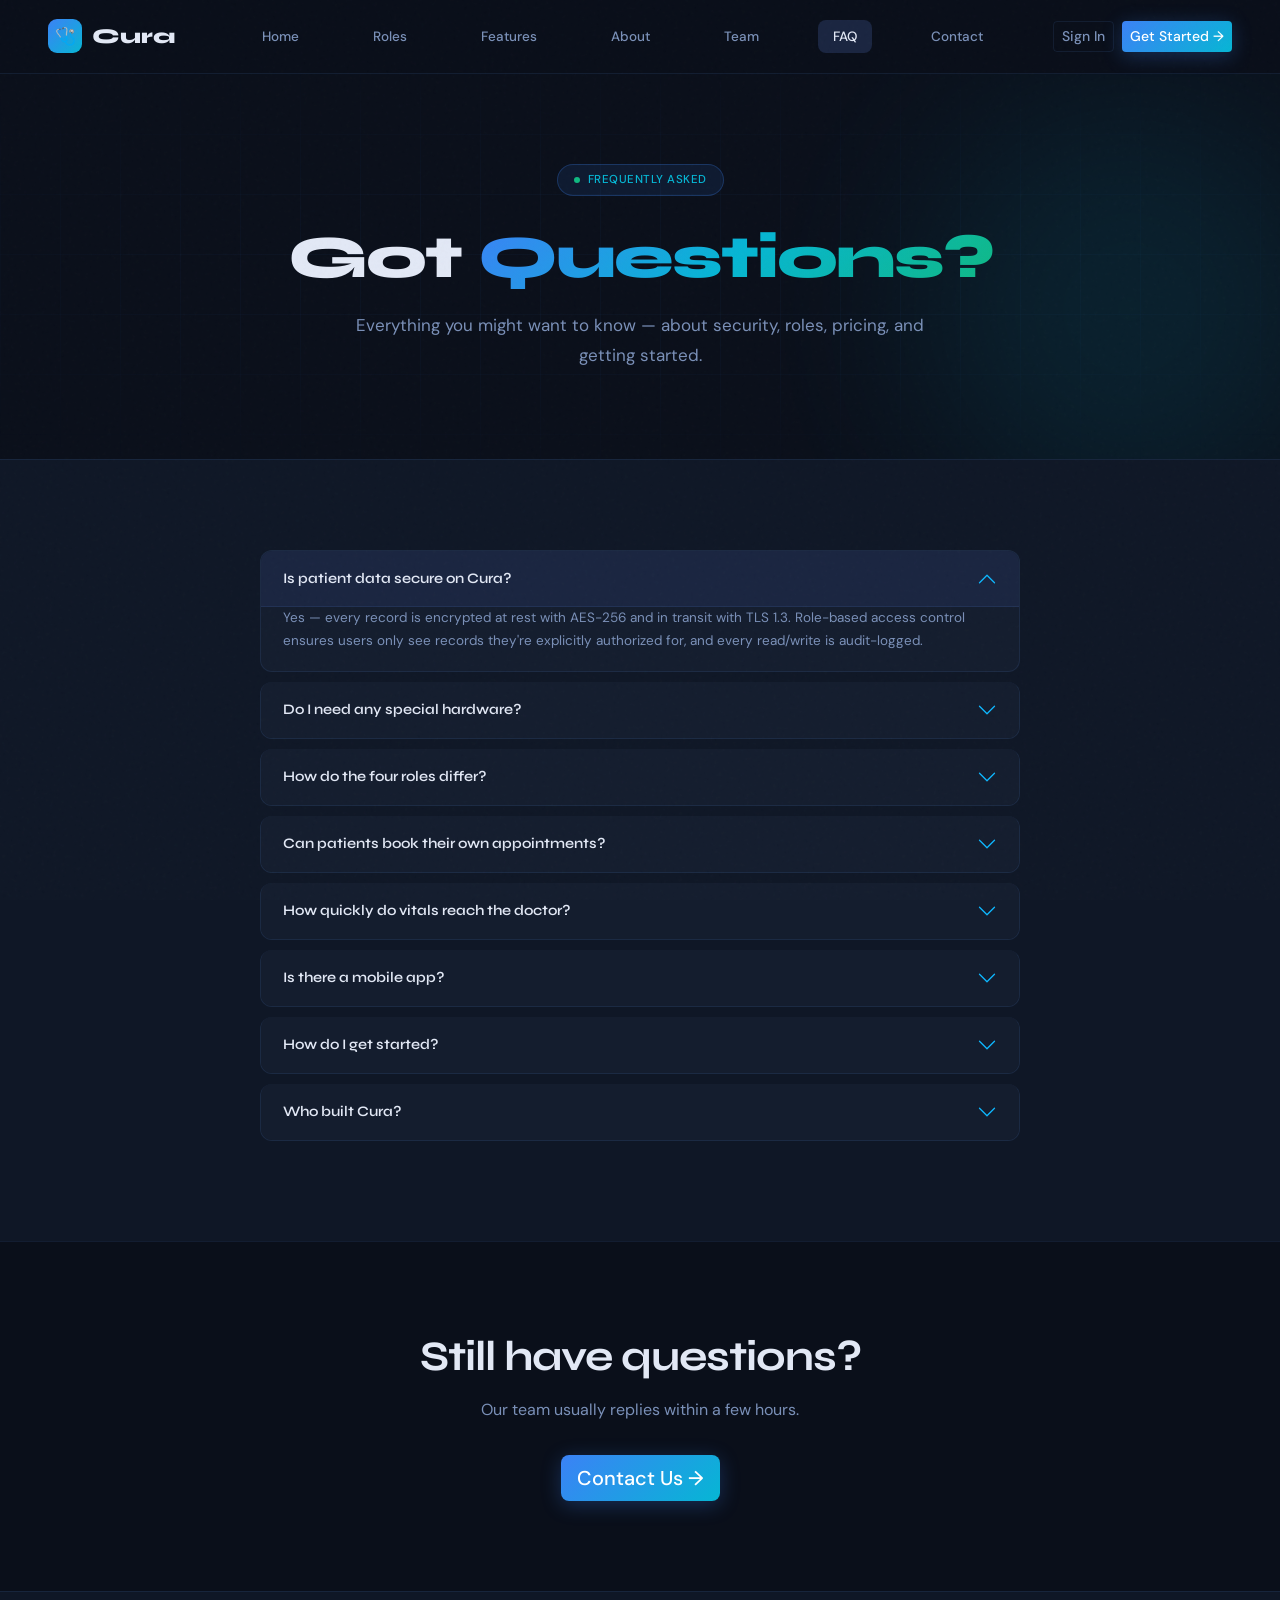
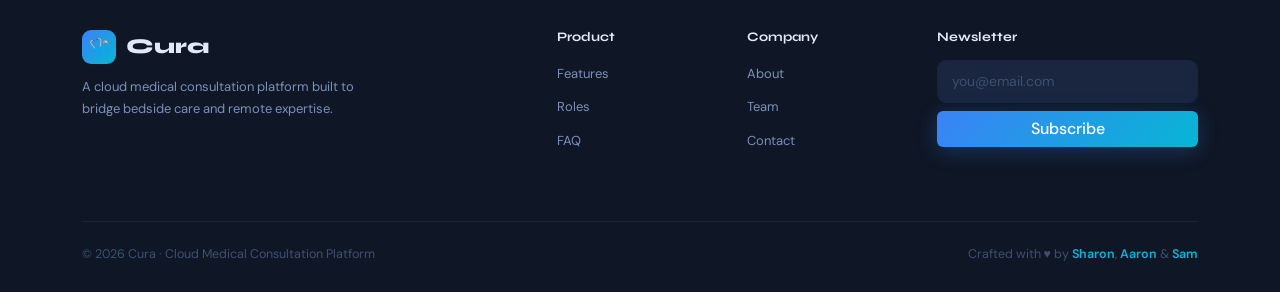
<file: public/cura/faq.html>
<!DOCTYPE html>
<html lang="en">
<head>
<meta charset="UTF-8"/>
<meta name="viewport" content="width=device-width, initial-scale=1.0"/>
<title>FAQ — Cura</title>
<meta name="description" content="Frequently asked questions about Cura — security, roles, pricing, and more."/>
<link href="https://fonts.googleapis.com/css2?family=Syne:wght@400;500;600;700;800&family=DM+Sans:ital,wght@0,300;0,400;0,500;0,600;1,300&family=JetBrains+Mono:wght@400;500&display=swap" rel="stylesheet"/>
<link href="https://cdn.jsdelivr.net/npm/bootstrap@5.3.3/dist/css/bootstrap.min.css" rel="stylesheet"/>
<link rel="stylesheet" href="css/theme.css"/>
</head>
<body>

<nav class="navbar navbar-expand-lg cura-nav">
  <div class="container-fluid px-lg-4">
    <a class="navbar-brand" href="index.html"><span class="logo-mark">🩺</span> Cura</a>
    <button class="navbar-toggler" type="button" data-bs-toggle="collapse" data-bs-target="#mainNav"><span class="navbar-toggler-icon"></span></button>
    <div class="collapse navbar-collapse" id="mainNav">
      <ul class="navbar-nav mx-auto">
        <li class="nav-item"><a class="nav-link" href="index.html">Home</a></li>
        <li class="nav-item"><a class="nav-link" href="index.html#roles-section">Roles</a></li>
        <li class="nav-item"><a class="nav-link" href="index.html#features-section">Features</a></li>
        <li class="nav-item"><a class="nav-link" href="about.html">About</a></li>
        <li class="nav-item"><a class="nav-link" href="team.html">Team</a></li>
        <li class="nav-item"><a class="nav-link" href="faq.html">FAQ</a></li>
        <li class="nav-item"><a class="nav-link" href="contact.html">Contact</a></li>
      </ul>
      <div class="d-flex gap-2">
        <button class="btn btn-cura-ghost btn-sm" onclick="openLogin()">Sign In</button>
        <button class="btn btn-cura-primary btn-sm" onclick="openLogin()">Get Started →</button>
      </div>
    </div>
  </div>
</nav>

<section class="hero" style="min-height:auto;padding:90px 40px 50px">
  <div class="hero-grid"></div>
  <div class="hero-orbs"><div class="orb orb2"></div></div>
  <div class="hero-badge"><div class="badge-dot"></div>Frequently Asked</div>
  <h1 style="font-size:clamp(34px,5vw,60px)">Got <span class="grad">Questions?</span></h1>
  <p>Everything you might want to know — about security, roles, pricing, and getting started.</p>
</section>

<section class="section alt">
  <div class="container">
    <div class="accordion cura-faq" id="faqAccordion">
      <div class="accordion-item">
        <h2 class="accordion-header"><button class="accordion-button" type="button" data-bs-toggle="collapse" data-bs-target="#q1">Is patient data secure on Cura?</button></h2>
        <div id="q1" class="accordion-collapse collapse show" data-bs-parent="#faqAccordion"><div class="accordion-body">Yes — every record is encrypted at rest with AES-256 and in transit with TLS 1.3. Role-based access control ensures users only see records they're explicitly authorized for, and every read/write is audit-logged.</div></div>
      </div>
      <div class="accordion-item">
        <h2 class="accordion-header"><button class="accordion-button collapsed" type="button" data-bs-toggle="collapse" data-bs-target="#q2">Do I need any special hardware?</button></h2>
        <div id="q2" class="accordion-collapse collapse" data-bs-parent="#faqAccordion"><div class="accordion-body">No. Cura runs entirely in your browser — laptop, tablet, or phone. The only requirement is a modern browser and an internet connection.</div></div>
      </div>
      <div class="accordion-item">
        <h2 class="accordion-header"><button class="accordion-button collapsed" type="button" data-bs-toggle="collapse" data-bs-target="#q3">How do the four roles differ?</button></h2>
        <div id="q3" class="accordion-collapse collapse" data-bs-parent="#faqAccordion"><div class="accordion-body">Administrators manage users and settings. Nurses log vitals and observations. Doctors view records, write prescriptions, and run consultations. Patients view their own data, prescriptions, and chat with their doctor.</div></div>
      </div>
      <div class="accordion-item">
        <h2 class="accordion-header"><button class="accordion-button collapsed" type="button" data-bs-toggle="collapse" data-bs-target="#q4">Can patients book their own appointments?</button></h2>
        <div id="q4" class="accordion-collapse collapse" data-bs-parent="#faqAccordion"><div class="accordion-body">Yes. Patients can request appointments directly from their dashboard, and doctors see them in a unified calendar with status tracking.</div></div>
      </div>
      <div class="accordion-item">
        <h2 class="accordion-header"><button class="accordion-button collapsed" type="button" data-bs-toggle="collapse" data-bs-target="#q5">How quickly do vitals reach the doctor?</button></h2>
        <div id="q5" class="accordion-collapse collapse" data-bs-parent="#faqAccordion"><div class="accordion-body">Instantly. The moment a nurse hits "Submit", the values appear on the assigned doctor's dashboard with abnormal readings highlighted automatically.</div></div>
      </div>
      <div class="accordion-item">
        <h2 class="accordion-header"><button class="accordion-button collapsed" type="button" data-bs-toggle="collapse" data-bs-target="#q6">Is there a mobile app?</button></h2>
        <div id="q6" class="accordion-collapse collapse" data-bs-parent="#faqAccordion"><div class="accordion-body">Cura is a fully responsive web app — it works beautifully on phones and tablets without needing an install. Native apps are on the roadmap.</div></div>
      </div>
      <div class="accordion-item">
        <h2 class="accordion-header"><button class="accordion-button collapsed" type="button" data-bs-toggle="collapse" data-bs-target="#q7">How do I get started?</button></h2>
        <div id="q7" class="accordion-collapse collapse" data-bs-parent="#faqAccordion"><div class="accordion-body">Click "Get Started" or "Sign In", pick a role, and try the demo with any email and password — you'll be inside the dashboard in seconds.</div></div>
      </div>
      <div class="accordion-item">
        <h2 class="accordion-header"><button class="accordion-button collapsed" type="button" data-bs-toggle="collapse" data-bs-target="#q8">Who built Cura?</button></h2>
        <div id="q8" class="accordion-collapse collapse" data-bs-parent="#faqAccordion"><div class="accordion-body">Cura is crafted by Sharon, Aaron and Sam — a small, focused team obsessed with making healthcare feel modern. Read more on our <a href="team.html" style="color:var(--accent2)">Team page</a>.</div></div>
      </div>
    </div>
  </div>
</section>

<section class="cta-section">
  <div class="container" style="max-width:600px">
    <h2>Still have questions?</h2>
    <p>Our team usually replies within a few hours.</p>
    <a href="contact.html" class="btn btn-cura-primary btn-lg">Contact Us →</a>
  </div>
</section>

<footer class="cura-footer">
  <div class="container">
    <div class="row g-4 pb-4">
      <div class="col-lg-5 footer-brand">
        <a class="navbar-brand" href="index.html"><span class="logo-mark">🩺</span> Cura</a>
        <p>A cloud medical consultation platform built to bridge bedside care and remote expertise.</p>
      </div>
      <div class="col-6 col-md-3 col-lg-2"><h5>Product</h5><ul><li><a href="index.html#features-section">Features</a></li><li><a href="index.html#roles-section">Roles</a></li><li><a href="faq.html">FAQ</a></li></ul></div>
      <div class="col-6 col-md-3 col-lg-2"><h5>Company</h5><ul><li><a href="about.html">About</a></li><li><a href="team.html">Team</a></li><li><a href="contact.html">Contact</a></li></ul></div>
      <div class="col-md-6 col-lg-3"><h5>Newsletter</h5><form onsubmit="return submitNewsletter(event)"><input type="email" class="form-control mb-2" placeholder="you@email.com" required/><button type="submit" class="btn btn-cura-primary w-100">Subscribe</button></form></div>
    </div>
    <div class="footer-bottom d-flex flex-wrap justify-content-between gap-2">
      <div>© 2026 Cura · Cloud Medical Consultation Platform</div>
      <div class="footer-credits">Crafted with ♥ by <b>Sharon</b>, <b>Aaron</b> &amp; <b>Sam</b></div>
    </div>
  </div>
</footer>

<div class="modal fade" id="loginModal" tabindex="-1" aria-hidden="true">
  <div class="modal-dialog modal-dialog-centered">
    <div class="modal-content cura-modal p-3"><div class="modal-body">
      <button type="button" class="btn-close position-absolute top-0 end-0 m-3" data-bs-dismiss="modal"></button>
      <div class="modal-logo"><div class="modal-logo-mark">🩺</div><div class="modal-logo-text">Cura</div></div>
      <div class="modal-title-cura">Sign in to continue</div>
      <div class="modal-sub">Select your role then enter your credentials</div>
      <div class="row g-2 mb-3">
        <div class="col-6"><button class="role-select-btn" id="rs-admin" onclick="pickRole('admin')"><span class="rs-icon">🛡️</span>Administrator</button></div>
        <div class="col-6"><button class="role-select-btn" id="rs-doctor" onclick="pickRole('doctor')"><span class="rs-icon">🩺</span>Doctor</button></div>
        <div class="col-6"><button class="role-select-btn" id="rs-nurse" onclick="pickRole('nurse')"><span class="rs-icon">💉</span>Nurse</button></div>
        <div class="col-6"><button class="role-select-btn" id="rs-patient" onclick="pickRole('patient')"><span class="rs-icon">🧑</span>Patient</button></div>
      </div>
      <div class="mb-3"><label class="form-label">Email Address</label><input type="email" class="form-control" id="loginEmail" placeholder="you@cura.health" onkeydown="if(event.key==='Enter')doLogin()"/></div>
      <div class="mb-3"><label class="form-label">Password</label><input type="password" class="form-control" id="loginPass" placeholder="••••••••" onkeydown="if(event.key==='Enter')doLogin()"/></div>
      <div class="login-error" id="loginErr">⚠ Please select a role and enter credentials.</div>
      <button class="btn btn-cura-primary w-100 py-2 mt-2" onclick="doLogin()">Sign In →</button>
      <div class="demo-hint">Demo: select any role · use any email &amp; password</div>
    </div></div>
  </div>
</div>

<script src="https://cdn.jsdelivr.net/npm/bootstrap@5.3.3/dist/js/bootstrap.bundle.min.js"></script>
<script src="js/main.js"></script>
</body>
</html>
</file>
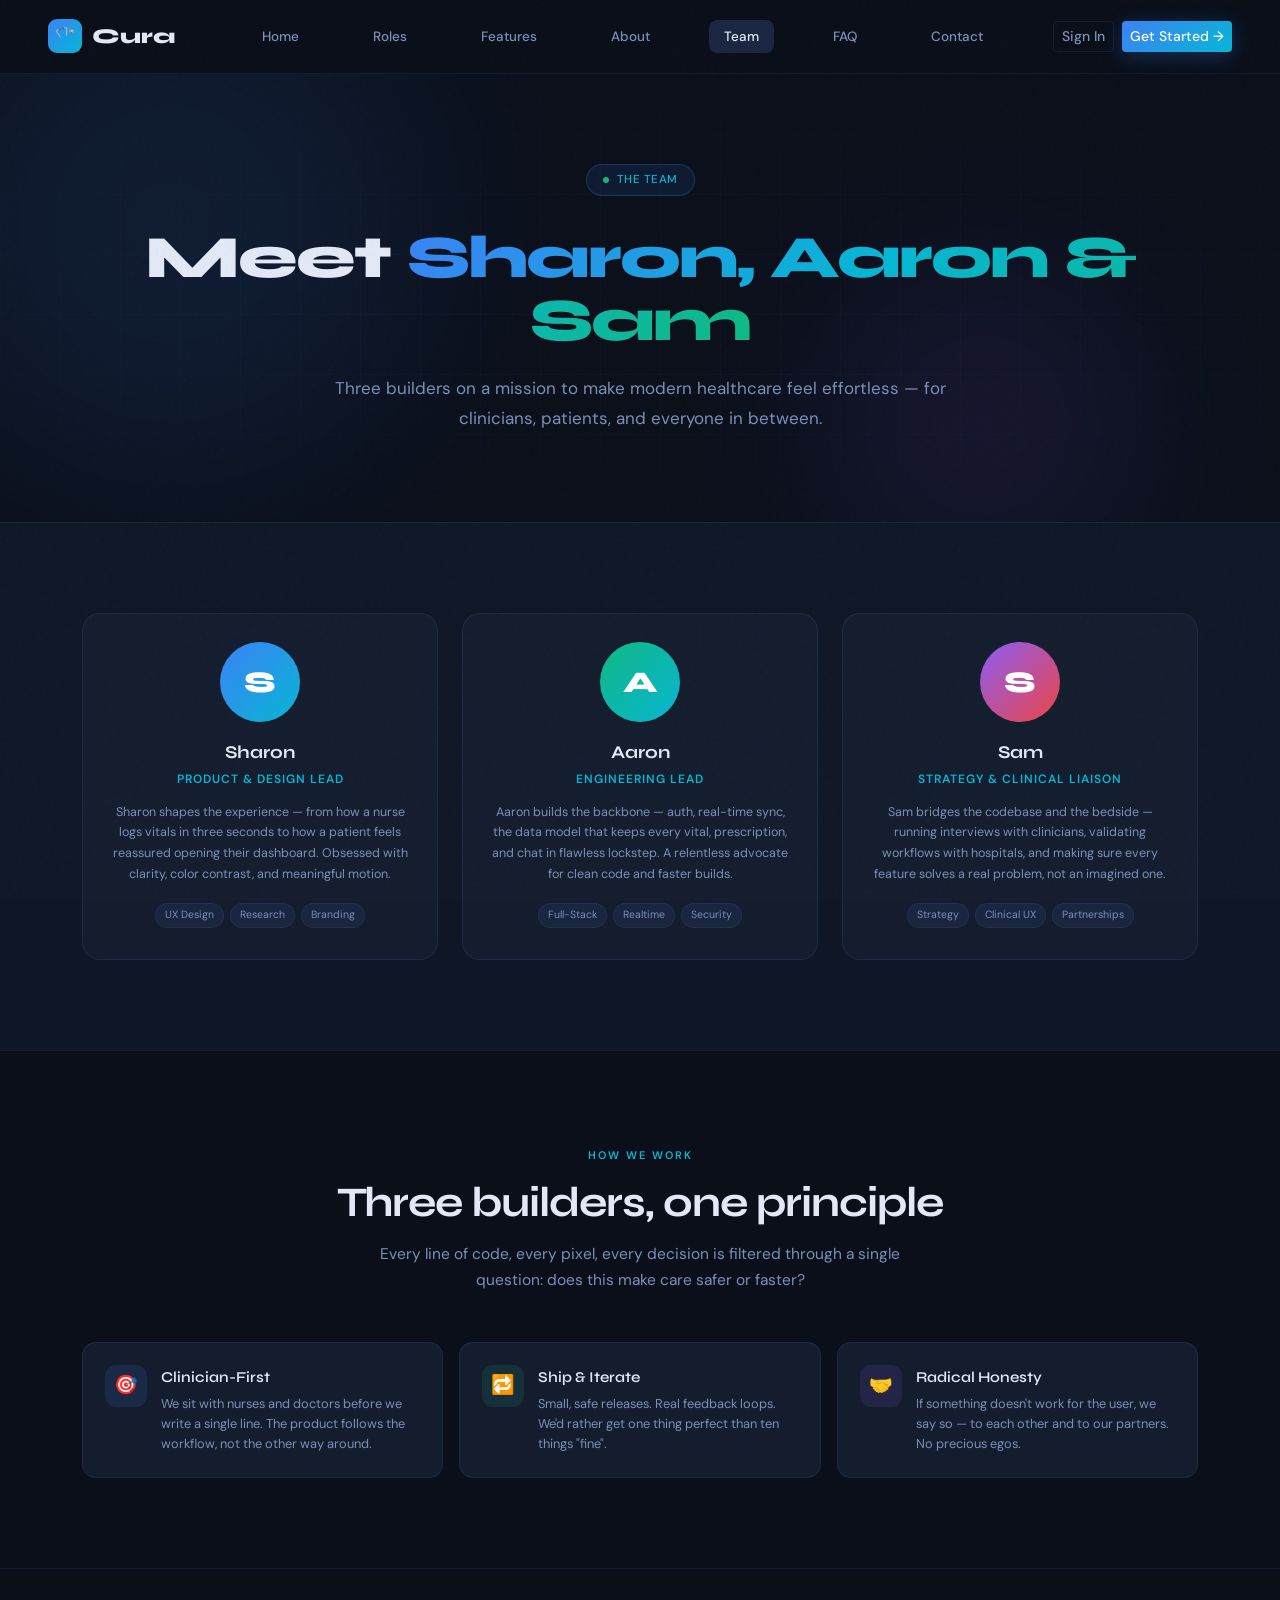
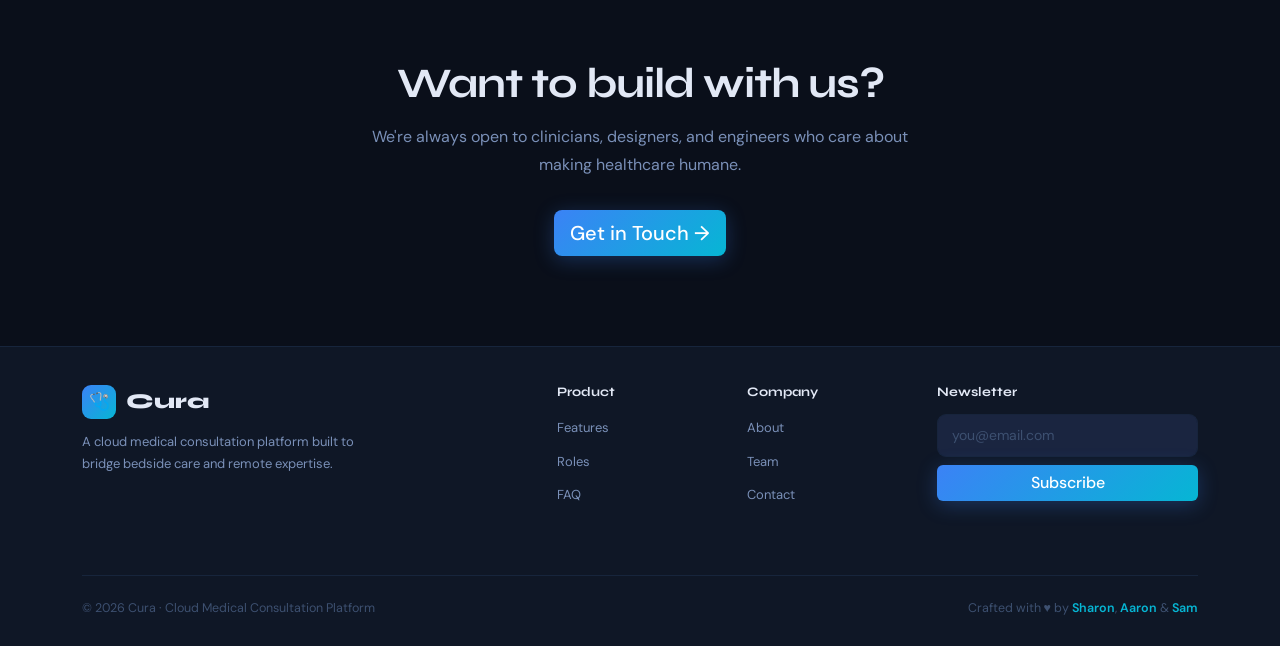
<file: public/cura/team.html>
<!DOCTYPE html>
<html lang="en">
<head>
<meta charset="UTF-8"/>
<meta name="viewport" content="width=device-width, initial-scale=1.0"/>
<title>Team — Cura</title>
<meta name="description" content="Meet the team behind Cura — Sharon, Aaron and Sam."/>
<link href="https://fonts.googleapis.com/css2?family=Syne:wght@400;500;600;700;800&family=DM+Sans:ital,wght@0,300;0,400;0,500;0,600;1,300&family=JetBrains+Mono:wght@400;500&display=swap" rel="stylesheet"/>
<link href="https://cdn.jsdelivr.net/npm/bootstrap@5.3.3/dist/css/bootstrap.min.css" rel="stylesheet"/>
<link rel="stylesheet" href="css/theme.css"/>
</head>
<body>

<nav class="navbar navbar-expand-lg cura-nav">
  <div class="container-fluid px-lg-4">
    <a class="navbar-brand" href="index.html"><span class="logo-mark">🩺</span> Cura</a>
    <button class="navbar-toggler" type="button" data-bs-toggle="collapse" data-bs-target="#mainNav"><span class="navbar-toggler-icon"></span></button>
    <div class="collapse navbar-collapse" id="mainNav">
      <ul class="navbar-nav mx-auto">
        <li class="nav-item"><a class="nav-link" href="index.html">Home</a></li>
        <li class="nav-item"><a class="nav-link" href="index.html#roles-section">Roles</a></li>
        <li class="nav-item"><a class="nav-link" href="index.html#features-section">Features</a></li>
        <li class="nav-item"><a class="nav-link" href="about.html">About</a></li>
        <li class="nav-item"><a class="nav-link" href="team.html">Team</a></li>
        <li class="nav-item"><a class="nav-link" href="faq.html">FAQ</a></li>
        <li class="nav-item"><a class="nav-link" href="contact.html">Contact</a></li>
      </ul>
      <div class="d-flex gap-2">
        <button class="btn btn-cura-ghost btn-sm" onclick="openLogin()">Sign In</button>
        <button class="btn btn-cura-primary btn-sm" onclick="openLogin()">Get Started →</button>
      </div>
    </div>
  </div>
</nav>

<section class="hero" style="min-height:auto;padding:90px 40px 50px">
  <div class="hero-grid"></div>
  <div class="hero-orbs"><div class="orb orb1"></div><div class="orb orb3"></div></div>
  <div class="hero-badge"><div class="badge-dot"></div>The Team</div>
  <h1 style="font-size:clamp(34px,5vw,60px)">Meet <span class="grad">Sharon, Aaron &amp; Sam</span></h1>
  <p>Three builders on a mission to make modern healthcare feel effortless — for clinicians, patients, and everyone in between.</p>
</section>

<section class="section alt">
  <div class="container">
    <div class="row g-4">
      <div class="col-md-4">
        <div class="team-card">
          <div class="team-avatar t1">S</div>
          <div class="team-name">Sharon</div>
          <div class="team-role">Product &amp; Design Lead</div>
          <div class="team-bio">Sharon shapes the experience — from how a nurse logs vitals in three seconds to how a patient feels reassured opening their dashboard. Obsessed with clarity, color contrast, and meaningful motion.</div>
          <div class="mt-3"><span class="team-tag">UX Design</span><span class="team-tag">Research</span><span class="team-tag">Branding</span></div>
        </div>
      </div>
      <div class="col-md-4">
        <div class="team-card">
          <div class="team-avatar t2">A</div>
          <div class="team-name">Aaron</div>
          <div class="team-role">Engineering Lead</div>
          <div class="team-bio">Aaron builds the backbone — auth, real-time sync, the data model that keeps every vital, prescription, and chat in flawless lockstep. A relentless advocate for clean code and faster builds.</div>
          <div class="mt-3"><span class="team-tag">Full-Stack</span><span class="team-tag">Realtime</span><span class="team-tag">Security</span></div>
        </div>
      </div>
      <div class="col-md-4">
        <div class="team-card">
          <div class="team-avatar t3">S</div>
          <div class="team-name">Sam</div>
          <div class="team-role">Strategy &amp; Clinical Liaison</div>
          <div class="team-bio">Sam bridges the codebase and the bedside — running interviews with clinicians, validating workflows with hospitals, and making sure every feature solves a real problem, not an imagined one.</div>
          <div class="mt-3"><span class="team-tag">Strategy</span><span class="team-tag">Clinical UX</span><span class="team-tag">Partnerships</span></div>
        </div>
      </div>
    </div>
  </div>
</section>

<section class="section">
  <div class="container">
    <div class="text-center mb-5">
      <div class="section-tag centered">How We Work</div>
      <h2 class="section-title">Three builders, one principle</h2>
      <p class="section-sub mx-auto" style="max-width:540px">Every line of code, every pixel, every decision is filtered through a single question: does this make care safer or faster?</p>
    </div>
    <div class="row g-3">
      <div class="col-md-4"><div class="feature-item"><div class="fi-icon" style="background:rgba(59,130,246,.12)">🎯</div><div><div class="fi-title">Clinician-First</div><div class="fi-desc">We sit with nurses and doctors before we write a single line. The product follows the workflow, not the other way around.</div></div></div></div>
      <div class="col-md-4"><div class="feature-item"><div class="fi-icon" style="background:rgba(16,185,129,.12)">🔁</div><div><div class="fi-title">Ship &amp; Iterate</div><div class="fi-desc">Small, safe releases. Real feedback loops. We'd rather get one thing perfect than ten things "fine".</div></div></div></div>
      <div class="col-md-4"><div class="feature-item"><div class="fi-icon" style="background:rgba(139,92,246,.12)">🤝</div><div><div class="fi-title">Radical Honesty</div><div class="fi-desc">If something doesn't work for the user, we say so — to each other and to our partners. No precious egos.</div></div></div></div>
    </div>
  </div>
</section>

<section class="cta-section">
  <div class="container" style="max-width:600px">
    <h2>Want to build with us?</h2>
    <p>We're always open to clinicians, designers, and engineers who care about making healthcare humane.</p>
    <a href="contact.html" class="btn btn-cura-primary btn-lg">Get in Touch →</a>
  </div>
</section>

<footer class="cura-footer">
  <div class="container">
    <div class="row g-4 pb-4">
      <div class="col-lg-5 footer-brand">
        <a class="navbar-brand" href="index.html"><span class="logo-mark">🩺</span> Cura</a>
        <p>A cloud medical consultation platform built to bridge bedside care and remote expertise.</p>
      </div>
      <div class="col-6 col-md-3 col-lg-2"><h5>Product</h5><ul><li><a href="index.html#features-section">Features</a></li><li><a href="index.html#roles-section">Roles</a></li><li><a href="faq.html">FAQ</a></li></ul></div>
      <div class="col-6 col-md-3 col-lg-2"><h5>Company</h5><ul><li><a href="about.html">About</a></li><li><a href="team.html">Team</a></li><li><a href="contact.html">Contact</a></li></ul></div>
      <div class="col-md-6 col-lg-3"><h5>Newsletter</h5><form onsubmit="return submitNewsletter(event)"><input type="email" class="form-control mb-2" placeholder="you@email.com" required/><button type="submit" class="btn btn-cura-primary w-100">Subscribe</button></form></div>
    </div>
    <div class="footer-bottom d-flex flex-wrap justify-content-between gap-2">
      <div>© 2026 Cura · Cloud Medical Consultation Platform</div>
      <div class="footer-credits">Crafted with ♥ by <b>Sharon</b>, <b>Aaron</b> &amp; <b>Sam</b></div>
    </div>
  </div>
</footer>

<div class="modal fade" id="loginModal" tabindex="-1" aria-hidden="true">
  <div class="modal-dialog modal-dialog-centered">
    <div class="modal-content cura-modal p-3"><div class="modal-body">
      <button type="button" class="btn-close position-absolute top-0 end-0 m-3" data-bs-dismiss="modal"></button>
      <div class="modal-logo"><div class="modal-logo-mark">🩺</div><div class="modal-logo-text">Cura</div></div>
      <div class="modal-title-cura">Sign in to continue</div>
      <div class="modal-sub">Select your role then enter your credentials</div>
      <div class="row g-2 mb-3">
        <div class="col-6"><button class="role-select-btn" id="rs-admin" onclick="pickRole('admin')"><span class="rs-icon">🛡️</span>Administrator</button></div>
        <div class="col-6"><button class="role-select-btn" id="rs-doctor" onclick="pickRole('doctor')"><span class="rs-icon">🩺</span>Doctor</button></div>
        <div class="col-6"><button class="role-select-btn" id="rs-nurse" onclick="pickRole('nurse')"><span class="rs-icon">💉</span>Nurse</button></div>
        <div class="col-6"><button class="role-select-btn" id="rs-patient" onclick="pickRole('patient')"><span class="rs-icon">🧑</span>Patient</button></div>
      </div>
      <div class="mb-3"><label class="form-label">Email Address</label><input type="email" class="form-control" id="loginEmail" placeholder="you@cura.health" onkeydown="if(event.key==='Enter')doLogin()"/></div>
      <div class="mb-3"><label class="form-label">Password</label><input type="password" class="form-control" id="loginPass" placeholder="••••••••" onkeydown="if(event.key==='Enter')doLogin()"/></div>
      <div class="login-error" id="loginErr">⚠ Please select a role and enter credentials.</div>
      <button class="btn btn-cura-primary w-100 py-2 mt-2" onclick="doLogin()">Sign In →</button>
      <div class="demo-hint">Demo: select any role · use any email &amp; password</div>
    </div></div>
  </div>
</div>

<script src="https://cdn.jsdelivr.net/npm/bootstrap@5.3.3/dist/js/bootstrap.bundle.min.js"></script>
<script src="js/main.js"></script>
</body>
</html>
</file>
<file: public/cura/css/theme.css>
/* ════════════════════════════════════════════════
   CURA — Bootstrap 5 Theme Override + Custom Components
   Authors: Sharon · Aaron · Sam
══════════════════════════════════════════════════ */

:root {
  --bg: #0a0f1a;
  --surface: #0f1726;
  --surface2: #141d2e;
  --surface3: #1a2540;
  --surface4: #202d47;
  --border: rgba(99,160,255,0.1);
  --border-glow: rgba(99,160,255,0.28);
  --accent: #3b82f6;
  --accent2: #06b6d4;
  --accent3: #10b981;
  --accent4: #f59e0b;
  --accent5: #ef4444;
  --accent6: #8b5cf6;
  --text: #e2e8f5;
  --text2: #7a90b8;
  --text3: #3d5070;
  --glow-blue: 0 0 40px rgba(59,130,246,0.18);
  --glow-cyan: 0 0 40px rgba(6,182,212,0.15);

  /* Bootstrap overrides */
  --bs-body-bg: var(--bg);
  --bs-body-color: var(--text);
  --bs-body-font-family: 'DM Sans', sans-serif;
  --bs-border-color: var(--border);
  --bs-primary: #3b82f6;
  --bs-primary-rgb: 59,130,246;
}

html { scroll-behavior: smooth; }
body {
  background: var(--bg);
  color: var(--text);
  overflow-x: hidden;
  line-height: 1.6;
  min-height: 100vh;
  font-family: 'DM Sans', sans-serif;
}
body::before {
  content: '';
  position: fixed; inset: 0;
  background-image: url("data:image/svg+xml,%3Csvg viewBox='0 0 256 256' xmlns='http://www.w3.org/2000/svg'%3E%3Cfilter id='n'%3E%3CfeTurbulence type='fractalNoise' baseFrequency='0.9' numOctaves='4' stitchTiles='stitch'/%3E%3C/filter%3E%3Crect width='100%25' height='100%25' filter='url(%23n)' opacity='0.04'/%3E%3C/svg%3E");
  pointer-events: none; z-index: 9999; opacity: .5;
}

/* Display headings */
h1, h2, h3, h4, h5, h6,
.display-font { font-family: 'Syne', sans-serif; }

/* ── BOOTSTRAP NAVBAR THEME ── */
.navbar.cura-nav {
  position: sticky; top: 0; z-index: 1030;
  background: rgba(10,15,26,0.88) !important;
  backdrop-filter: blur(22px);
  border-bottom: 1px solid var(--border);
  padding: 0.6rem 1.5rem;
}
.navbar.cura-nav .navbar-brand {
  font-family: 'Syne', sans-serif; font-weight: 800; font-size: 21px;
  color: var(--text); display: flex; align-items: center; gap: 10px;
}
.navbar.cura-nav .nav-link {
  color: var(--text2) !important;
  font-size: 13.5px; font-weight: 500;
  padding: 6px 15px !important; border-radius: 8px;
  transition: all .2s;
}
.navbar.cura-nav .nav-link:hover,
.navbar.cura-nav .nav-link.active {
  color: var(--text) !important; background: var(--surface3);
}
.navbar.cura-nav .navbar-toggler {
  border-color: var(--border);
  color: var(--text);
}
.navbar.cura-nav .navbar-toggler-icon {
  filter: invert(1) opacity(.7);
}
.logo-mark {
  width: 34px; height: 34px;
  background: linear-gradient(135deg, var(--accent), var(--accent2));
  border-radius: 9px; display: flex; align-items: center; justify-content: center;
  font-size: 17px; flex-shrink: 0;
}

/* ── BUTTONS ── */
.btn-cura-primary {
  background: linear-gradient(135deg, var(--accent), var(--accent2));
  color: #fff !important; border: none;
  box-shadow: 0 4px 20px rgba(59,130,246,.28);
  font-weight: 500;
}
.btn-cura-primary:hover {
  transform: translateY(-1px); color: #fff;
  box-shadow: 0 6px 28px rgba(59,130,246,.42);
}
.btn-cura-ghost {
  background: transparent; color: var(--text2) !important;
  border: 1px solid var(--border);
  font-weight: 500;
}
.btn-cura-ghost:hover {
  border-color: var(--border-glow); color: var(--text) !important;
  background: var(--surface3);
}
.btn-cura-danger {
  background: rgba(239,68,68,.1); border: 1px solid rgba(239,68,68,.2);
  color: #f87171 !important;
}
.btn-cura-danger:hover { background: rgba(239,68,68,.18); color: #f87171 !important; }

/* ── HERO ── */
.hero {
  min-height: calc(100vh - 68px);
  display: flex; flex-direction: column; align-items: center; justify-content: center;
  text-align: center; padding: 80px 40px 60px; position: relative; overflow: hidden;
}
.hero-grid {
  position: absolute; inset: 0;
  background-image:
    linear-gradient(rgba(59,130,246,.04) 1px, transparent 1px),
    linear-gradient(90deg, rgba(59,130,246,.04) 1px, transparent 1px);
  background-size: 60px 60px;
  mask-image: radial-gradient(ellipse 80% 60% at 50% 50%, black 30%, transparent 100%);
}
.hero-orbs { position: absolute; inset: 0; pointer-events: none; }
.orb { position: absolute; border-radius: 50%; filter: blur(90px); opacity: .1; }
.orb1 { width: 500px; height: 500px; background: var(--accent); top: -100px; left: -80px; animation: drift1 13s ease-in-out infinite; }
.orb2 { width: 420px; height: 420px; background: var(--accent2); bottom: -60px; right: -60px; animation: drift2 11s ease-in-out infinite; }
.orb3 { width: 300px; height: 300px; background: var(--accent6); top: 45%; left: 65%; animation: drift3 15s ease-in-out infinite; }
@keyframes drift1 { 0%,100% { transform: translate(0,0); } 50% { transform: translate(30px,25px); } }
@keyframes drift2 { 0%,100% { transform: translate(0,0); } 50% { transform: translate(-25px,30px); } }
@keyframes drift3 { 0%,100% { transform: translate(0,0); } 50% { transform: translate(18px,-22px); } }

.hero-badge {
  display: inline-flex; align-items: center; gap: 8px;
  background: rgba(59,130,246,.1); border: 1px solid rgba(59,130,246,.25);
  border-radius: 100px; padding: 6px 16px; font-size: 11.5px; font-weight: 500;
  color: var(--accent2); letter-spacing: .5px; text-transform: uppercase;
  margin-bottom: 30px; animation: fadeUp .8s ease both;
}
.badge-dot { width: 6px; height: 6px; border-radius: 50%; background: var(--accent3); animation: pulse 2s ease infinite; }
@keyframes pulse { 0%,100% { opacity: 1; transform: scale(1); } 50% { opacity: .4; transform: scale(1.5); } }

.hero h1 {
  font-family: 'Syne', sans-serif;
  font-size: clamp(40px, 6.5vw, 80px); font-weight: 800;
  line-height: 1.05; letter-spacing: -2px; margin-bottom: 22px;
  animation: fadeUp .8s .1s ease both;
  position: relative;
}
.grad {
  background: linear-gradient(135deg, var(--accent), var(--accent2), var(--accent3));
  -webkit-background-clip: text; -webkit-text-fill-color: transparent; background-clip: text;
}
.hero p { max-width: 620px; font-size: 17px; color: var(--text2); line-height: 1.75; margin-bottom: 38px; animation: fadeUp .8s .2s ease both; position: relative; }
.hero-actions { display: flex; gap: 12px; flex-wrap: wrap; justify-content: center; animation: fadeUp .8s .3s ease both; margin-bottom: 64px; position: relative; }
.hero-stats { display: flex; gap: 48px; flex-wrap: wrap; justify-content: center; animation: fadeUp .8s .4s ease both; position: relative; }
.stat .stat-number {
  font-family: 'Syne', sans-serif; font-size: 30px; font-weight: 700;
  background: linear-gradient(135deg, var(--accent), var(--accent2));
  -webkit-background-clip: text; -webkit-text-fill-color: transparent; background-clip: text;
}
.stat .stat-label { font-size: 12px; color: var(--text3); margin-top: 2px; }
@keyframes fadeUp { from { opacity: 0; transform: translateY(22px); } to { opacity: 1; transform: translateY(0); } }

/* ── SECTION ── */
.section { padding: 90px 0; border-top: 1px solid var(--border); }
.section.alt { background: var(--surface); }
.section-tag { font-size: 11px; font-weight: 600; letter-spacing: 2px; text-transform: uppercase; color: var(--accent2); margin-bottom: 14px; display: inline-flex; align-items: center; gap: 8px; }
.section-tag::before { content: ''; width: 22px; height: 1px; background: var(--accent2); }
.section-tag.centered::before { display: none; }
.section-title { font-family: 'Syne', sans-serif; font-size: clamp(26px, 3.5vw, 42px); font-weight: 700; line-height: 1.15; letter-spacing: -1px; margin-bottom: 14px; }
.section-sub { color: var(--text2); font-size: 15.5px; line-height: 1.7; }

/* ── ROLES ── */
.role-card {
  background: var(--surface2); border: 1px solid var(--border); border-radius: 18px;
  padding: 30px 26px; transition: all .3s; cursor: pointer; position: relative; overflow: hidden;
  height: 100%;
}
.role-card::before { content: ''; position: absolute; top: 0; left: 0; right: 0; height: 2px; opacity: 0; transition: opacity .3s; }
.role-card:hover { transform: translateY(-4px); border-color: var(--border-glow); box-shadow: var(--glow-blue); }
.role-card:hover::before { opacity: 1; }
.role-admin::before { background: linear-gradient(90deg, var(--accent6), var(--accent)); }
.role-nurse::before { background: linear-gradient(90deg, var(--accent3), var(--accent2)); }
.role-doctor::before { background: linear-gradient(90deg, var(--accent), var(--accent2)); }
.role-patient::before { background: linear-gradient(90deg, var(--accent4), var(--accent5)); }
.role-icon { width: 50px; height: 50px; border-radius: 13px; display: flex; align-items: center; justify-content: center; font-size: 22px; margin-bottom: 18px; }
.role-admin .role-icon { background: rgba(139,92,246,.15); }
.role-nurse .role-icon { background: rgba(16,185,129,.15); }
.role-doctor .role-icon { background: rgba(59,130,246,.15); }
.role-patient .role-icon { background: rgba(245,158,11,.15); }
.role-title { font-family: 'Syne', sans-serif; font-size: 17px; font-weight: 700; margin-bottom: 9px; }
.role-desc { font-size: 13px; color: var(--text2); line-height: 1.6; margin-bottom: 18px; }
.role-perms { list-style: none; padding: 0; display: flex; flex-direction: column; gap: 7px; margin: 0; }
.role-perms li { font-size: 12.5px; color: var(--text2); display: flex; align-items: center; gap: 8px; }
.role-perms li::before { content: ''; width: 5px; height: 5px; border-radius: 50%; flex-shrink: 0; }
.role-admin .role-perms li::before { background: var(--accent6); }
.role-nurse .role-perms li::before { background: var(--accent3); }
.role-doctor .role-perms li::before { background: var(--accent); }
.role-patient .role-perms li::before { background: var(--accent4); }

/* ── FEATURE ITEMS ── */
.feature-item {
  display: flex; gap: 14px; align-items: flex-start; padding: 22px;
  background: var(--surface2); border: 1px solid var(--border); border-radius: 14px;
  transition: all .25s; height: 100%;
}
.feature-item:hover { border-color: var(--border-glow); transform: translateY(-3px); box-shadow: var(--glow-cyan); }
.fi-icon { width: 42px; height: 42px; border-radius: 11px; display: flex; align-items: center; justify-content: center; font-size: 19px; flex-shrink: 0; }
.fi-title { font-family: 'Syne', sans-serif; font-size: 15px; font-weight: 600; margin-bottom: 5px; }
.fi-desc { font-size: 12.8px; color: var(--text2); line-height: 1.6; }

/* ── ABOUT / PILLARS / TEAM ── */
.about-card { background: var(--surface2); border: 1px solid var(--border); border-radius: 18px; padding: 28px; height: 100%; }
.about-mission { font-size: 16px; color: var(--text2); line-height: 1.8; margin-bottom: 22px; }
.pillar { background: var(--surface3); border: 1px solid var(--border); border-radius: 12px; padding: 14px; height: 100%; }
.pillar-icon { font-size: 22px; margin-bottom: 8px; }
.pillar-title { font-family: 'Syne', sans-serif; font-size: 13.5px; font-weight: 700; margin-bottom: 4px; }
.pillar-desc { font-size: 11.5px; color: var(--text2); line-height: 1.55; margin: 0; }

.team-card {
  background: var(--surface2); border: 1px solid var(--border); border-radius: 18px;
  padding: 28px 24px; text-align: center; transition: all .3s; position: relative; overflow: hidden;
  height: 100%;
}
.team-card::before {
  content: ''; position: absolute; top: 0; left: 0; right: 0; height: 3px;
  background: linear-gradient(90deg, var(--accent), var(--accent2), var(--accent3));
  opacity: 0; transition: opacity .3s;
}
.team-card:hover { transform: translateY(-6px); border-color: var(--border-glow); box-shadow: var(--glow-blue); }
.team-card:hover::before { opacity: 1; }
.team-avatar {
  width: 80px; height: 80px; border-radius: 50%; margin: 0 auto 16px;
  display: flex; align-items: center; justify-content: center;
  font-family: 'Syne', sans-serif; font-size: 30px; font-weight: 800; color: #fff;
}
.team-avatar.t1 { background: linear-gradient(135deg, var(--accent), var(--accent2)); }
.team-avatar.t2 { background: linear-gradient(135deg, var(--accent3), var(--accent2)); }
.team-avatar.t3 { background: linear-gradient(135deg, var(--accent6), var(--accent5)); }
.team-name { font-family: 'Syne', sans-serif; font-size: 18px; font-weight: 700; margin-bottom: 4px; }
.team-role { font-size: 12px; color: var(--accent2); text-transform: uppercase; letter-spacing: 1px; font-weight: 600; margin-bottom: 12px; }
.team-bio { font-size: 12.5px; color: var(--text2); line-height: 1.65; }
.team-tag { font-size: 10.5px; padding: 3px 9px; border-radius: 100px; background: var(--surface3); color: var(--text2); border: 1px solid var(--border); display: inline-block; margin: 3px; }

/* ── TESTIMONIALS ── */
.testi-card { background: var(--surface2); border: 1px solid var(--border); border-radius: 16px; padding: 26px; transition: all .25s; height: 100%; }
.testi-card:hover { border-color: var(--border-glow); }
.testi-stars { color: var(--accent4); font-size: 14px; margin-bottom: 12px; letter-spacing: 2px; }
.testi-quote { font-size: 14px; color: var(--text); line-height: 1.7; margin-bottom: 18px; font-style: italic; }
.testi-author { display: flex; align-items: center; gap: 12px; }
.testi-av { width: 40px; height: 40px; border-radius: 50%; background: linear-gradient(135deg, var(--accent), var(--accent2)); display: flex; align-items: center; justify-content: center; color: #fff; font-weight: 700; font-family: 'Syne', sans-serif; }
.testi-name { font-weight: 600; font-size: 13.5px; }
.testi-job { font-size: 11.5px; color: var(--text3); }

/* ── BOOTSTRAP ACCORDION (FAQ) THEME ── */
.accordion.cura-faq { --bs-accordion-bg: var(--surface2); --bs-accordion-border-color: var(--border); --bs-accordion-color: var(--text); --bs-accordion-btn-color: var(--text); --bs-accordion-btn-bg: var(--surface2); --bs-accordion-active-color: var(--text); --bs-accordion-active-bg: var(--surface3); --bs-accordion-btn-focus-box-shadow: 0 0 0 .2rem rgba(59,130,246,.18); max-width: 760px; margin: 0 auto; }
.accordion.cura-faq .accordion-item { border-radius: 12px !important; margin-bottom: 10px; overflow: hidden; }
.accordion.cura-faq .accordion-button { font-family: 'Syne', sans-serif; font-size: 14.5px; font-weight: 600; padding: 18px 22px; }
.accordion.cura-faq .accordion-button::after { filter: brightness(2.4) invert(.5) sepia(1) hue-rotate(160deg) saturate(5); }
.accordion.cura-faq .accordion-body { color: var(--text2); font-size: 13.5px; line-height: 1.7; padding: 0 22px 18px; }

/* ── CONTACT ── */
.contact-form { background: var(--surface2); border: 1px solid var(--border); border-radius: 16px; padding: 28px; }
.info-item { display: flex; gap: 14px; align-items: flex-start; padding: 18px; background: var(--surface2); border: 1px solid var(--border); border-radius: 14px; margin-bottom: 14px; }
.info-icon { width: 42px; height: 42px; border-radius: 10px; background: rgba(59,130,246,.12); display: flex; align-items: center; justify-content: center; font-size: 18px; flex-shrink: 0; }
.info-label { font-size: 11px; color: var(--text3); text-transform: uppercase; letter-spacing: 1px; margin-bottom: 4px; }
.info-value { font-size: 14px; color: var(--text); }

/* ── INPUTS / FORMS dark theme (Bootstrap form-control overrides) ── */
.form-control, .form-select {
  background-color: var(--surface3) !important;
  border: 1.5px solid var(--border) !important;
  color: var(--text) !important;
  border-radius: 9px;
  font-size: 14px;
  padding: 10px 14px;
}
.form-control:focus, .form-select:focus {
  background-color: var(--surface4) !important;
  border-color: var(--accent) !important;
  color: var(--text) !important;
  box-shadow: 0 0 0 3px rgba(59,130,246,.15) !important;
}
.form-control::placeholder { color: var(--text3) !important; }
.form-label { font-size: 11px; color: var(--text2); margin-bottom: 7px; letter-spacing: .4px; text-transform: uppercase; font-weight: 600; }

/* ── BOOTSTRAP MODAL theme (login + add user) ── */
.modal-content.cura-modal {
  background: var(--surface);
  border: 1px solid var(--border-glow);
  border-radius: 22px;
  color: var(--text);
}
.cura-modal .modal-header { border-bottom: 1px solid var(--border); }
.cura-modal .modal-footer { border-top: 1px solid var(--border); }
.cura-modal .btn-close { filter: invert(1) opacity(.6); }

.modal-logo { display: flex; align-items: center; gap: 10px; margin-bottom: 20px; }
.modal-logo-mark { width: 40px; height: 40px; background: linear-gradient(135deg, var(--accent), var(--accent2)); border-radius: 11px; display: flex; align-items: center; justify-content: center; font-size: 20px; }
.modal-logo-text { font-family: 'Syne', sans-serif; font-weight: 800; font-size: 22px; }
.modal-title-cura { font-family: 'Syne', sans-serif; font-size: 21px; font-weight: 700; margin-bottom: 5px; }
.modal-sub { font-size: 13px; color: var(--text2); margin-bottom: 22px; }

.role-select-btn { background: var(--surface2); border: 1.5px solid var(--border); border-radius: 11px; padding: 13px 10px; cursor: pointer; transition: all .2s; color: var(--text2); font-size: 12px; font-family: 'DM Sans', sans-serif; display: flex; flex-direction: column; align-items: center; gap: 6px; width: 100%; }
.role-select-btn:hover { background: var(--surface3); border-color: var(--border-glow); color: var(--text); }
.role-select-btn.selected { background: rgba(59,130,246,.12); border-color: var(--accent); color: var(--text); }
.role-select-btn .rs-icon { font-size: 20px; }
.login-error { color: #fca5a5; font-size: 12px; margin-top: 8px; display: none; text-align: center; }
.demo-hint { margin-top: 14px; text-align: center; font-size: 11.5px; color: var(--text3); }

/* ── CTA ── */
.cta-section { background: var(--bg); border-top: 1px solid var(--border); padding: 90px 0; text-align: center; }
.cta-section h2 { font-family: 'Syne', sans-serif; font-size: clamp(26px, 3.5vw, 42px); font-weight: 700; letter-spacing: -1px; margin-bottom: 14px; }
.cta-section p { color: var(--text2); font-size: 16px; margin-bottom: 32px; line-height: 1.7; }

/* ── FOOTER ── */
footer.cura-footer { background: var(--surface); border-top: 1px solid var(--border); padding: 38px 0 28px; }
.cura-footer h5 { font-family: 'Syne', sans-serif; font-size: 13px; font-weight: 700; margin-bottom: 14px; color: var(--text); text-transform: none; letter-spacing: 0; }
.cura-footer ul { list-style: none; padding: 0; }
.cura-footer ul li { margin-bottom: 8px; }
.cura-footer a { font-size: 13px; color: var(--text2); text-decoration: none; transition: color .2s; }
.cura-footer a:hover { color: var(--accent2); }
.footer-brand p { font-size: 13px; color: var(--text2); line-height: 1.7; max-width: 280px; }
.footer-brand .navbar-brand { font-family: 'Syne', sans-serif; font-weight: 800; font-size: 21px; color: var(--text); display: inline-flex; align-items: center; gap: 10px; margin-bottom: 12px; text-decoration: none; }
.footer-bottom { border-top: 1px solid var(--border); padding-top: 22px; margin-top: 28px; font-size: 12.5px; color: var(--text3); }
.footer-credits b { color: var(--accent2); font-weight: 600; }

/* ── TOAST ── */
.toast-cura { position: fixed; bottom: 26px; right: 26px; background: var(--surface); border: 1px solid var(--border-glow); color: var(--text); padding: 13px 20px; border-radius: 12px; font-size: 13px; box-shadow: 0 12px 40px rgba(0,0,0,.4); z-index: 9000; display: flex; align-items: center; gap: 10px; transform: translateY(100px) scale(.95); opacity: 0; transition: all .35s cubic-bezier(.34,1.56,.64,1); }
.toast-cura.show { transform: translateY(0) scale(1); opacity: 1; }
.toast-icon { font-size: 17px; }

/* ── SCROLLBAR ── */
::-webkit-scrollbar { width: 5px; height: 5px; }
::-webkit-scrollbar-track { background: var(--surface); }
::-webkit-scrollbar-thumb { background: var(--surface4); border-radius: 3px; }


/* ════════════════════════════════════════════════
   APP DASHBOARD STYLES (sidebar, panels, vitals, chat)
══════════════════════════════════════════════════ */
body.app { display: flex; flex-direction: row; min-height: 100vh; }

.sidebar { width: 238px; flex-shrink: 0; background: var(--surface); border-right: 1px solid var(--border); display: flex; flex-direction: column; height: 100vh; position: sticky; top: 0; overflow-y: auto; }
.sidebar-head { padding: 20px 16px 16px; border-bottom: 1px solid var(--border); display: flex; align-items: center; gap: 10px; }
.sidebar-logo-mark { width: 32px; height: 32px; background: linear-gradient(135deg, var(--accent), var(--accent2)); border-radius: 9px; display: flex; align-items: center; justify-content: center; font-size: 16px; flex-shrink: 0; }
.sidebar-logo-text { font-family: 'Syne', sans-serif; font-weight: 800; font-size: 19px; }
.sidebar-role-block { margin: 14px 10px 0; background: rgba(59,130,246,.08); border: 1px solid rgba(59,130,246,.14); border-radius: 10px; padding: 10px 12px; display: flex; align-items: center; gap: 10px; }
.srb-icon { font-size: 18px; }
.srb-role { color: var(--accent2); font-size: 11px; font-weight: 700; text-transform: uppercase; letter-spacing: .9px; }
.srb-name { color: var(--text2); font-size: 11.5px; margin-top: 1px; }
.sidebar-nav { padding: 14px 0; flex: 1; }
.nav-section-label { padding: 8px 14px 4px; font-size: 10px; color: var(--text3); letter-spacing: 1.6px; text-transform: uppercase; font-weight: 700; }
.nav-item { display: flex; align-items: center; gap: 10px; padding: 9px 14px; margin: 1px 8px; border-radius: 9px; cursor: pointer; transition: all .15s; color: var(--text2); font-size: 13.5px; }
.nav-item:hover { background: var(--surface3); color: var(--text); }
.nav-item.active { background: rgba(59,130,246,.14); color: var(--accent2); }
.nav-item .ni { font-size: 15px; width: 18px; text-align: center; flex-shrink: 0; }
.sidebar-foot { padding: 14px 10px; border-top: 1px solid var(--border); }

.app-main { flex: 1; overflow-y: auto; background: var(--bg); display: flex; flex-direction: column; }
.app-topbar { background: var(--surface); padding: 0 32px; height: 62px; border-bottom: 1px solid var(--border); display: flex; align-items: center; justify-content: space-between; position: sticky; top: 0; z-index: 10; flex-shrink: 0; }
.topbar-title { font-family: 'Syne', sans-serif; font-size: 18px; font-weight: 700; letter-spacing: -.3px; }
.topbar-right { display: flex; align-items: center; gap: 12px; }
.notif-btn { position: relative; width: 34px; height: 34px; background: var(--surface2); border: 1px solid var(--border); border-radius: 9px; display: flex; align-items: center; justify-content: center; cursor: pointer; font-size: 15px; transition: all .2s; }
.notif-btn:hover { border-color: var(--border-glow); background: var(--surface3); }
.notif-dot { position: absolute; top: 6px; right: 6px; width: 7px; height: 7px; border-radius: 50%; background: var(--accent5); border: 2px solid var(--surface); }
.topbar-avatar { width: 34px; height: 34px; border-radius: 9px; background: linear-gradient(135deg, var(--accent), var(--accent2)); display: flex; align-items: center; justify-content: center; color: #fff; font-weight: 700; font-size: 13px; font-family: 'Syne', sans-serif; cursor: pointer; }
.app-content { padding: 28px 32px; flex: 1; }

.panel { display: none; }
.panel.active { display: block; animation: panelIn .28s ease; }
@keyframes panelIn { from { opacity: 0; transform: translateY(10px); } to { opacity: 1; transform: translateY(0); } }

/* Bootstrap card + table dark theme */
.card.cura-card { background: var(--surface); border: 1px solid var(--border); border-radius: 16px; color: var(--text); margin-bottom: 20px; overflow: hidden; }
.card.cura-card .card-header { background: transparent; border-bottom: 1px solid var(--border); padding: 16px 20px; display: flex; align-items: center; justify-content: space-between; gap: 12px; flex-wrap: wrap; }
.card.cura-card .card-title { font-family: 'Syne', sans-serif; font-size: 14.5px; font-weight: 600; margin: 0; }
.card.cura-card .card-body { padding: 20px; }

.table.cura-table { color: var(--text); margin: 0; }
.table.cura-table > :not(caption) > * > * { background: transparent; color: var(--text); border-bottom-color: rgba(99,160,255,.06); padding: 13px 14px; font-size: 13.5px; }
.table.cura-table thead th { font-size: 10.5px; color: var(--text3); text-transform: uppercase; letter-spacing: .7px; border-bottom: 1px solid var(--border); padding: 10px 14px; font-weight: 600; }
.table.cura-table tbody tr:hover > * { background: rgba(255,255,255,.015); }

/* STAT CARDS */
.stat-card { background: var(--surface); border: 1px solid var(--border); border-radius: 14px; padding: 20px; position: relative; overflow: hidden; transition: border-color .2s; height: 100%; }
.stat-card:hover { border-color: var(--border-glow); }
.stat-card::after { content: ''; position: absolute; top: 0; left: 0; right: 0; height: 1.5px; background: var(--stripe, var(--accent)); opacity: .5; }
.sc-label { font-size: 11px; color: var(--text3); text-transform: uppercase; letter-spacing: .7px; margin-bottom: 10px; display: flex; align-items: center; justify-content: space-between; }
.sc-icon { font-size: 16px; }
.sc-value { font-family: 'Syne', sans-serif; font-size: 28px; font-weight: 700; }
.sc-change { font-size: 11.5px; margin-top: 5px; }
.sc-change.up { color: var(--accent3); }
.sc-change.warn { color: var(--accent4); }

/* Badges (Bootstrap badge override for our color set) */
.badge.cura-badge { padding: 4px 10px; border-radius: 100px; font-size: 11px; font-weight: 600; }
.badge.bg-cura-green  { background: rgba(16,185,129,.12) !important; color: var(--accent3) !important; }
.badge.bg-cura-blue   { background: rgba(59,130,246,.12) !important; color: var(--accent) !important; }
.badge.bg-cura-amber  { background: rgba(245,158,11,.12) !important; color: var(--accent4) !important; }
.badge.bg-cura-red    { background: rgba(239,68,68,.12) !important; color: var(--accent5) !important; }
.badge.bg-cura-purple { background: rgba(139,92,246,.12) !important; color: var(--accent6) !important; }
.badge.bg-cura-cyan   { background: rgba(6,182,212,.12) !important; color: var(--accent2) !important; }

/* VITALS CHIPS */
.v-chip { background: var(--surface2); border: 1px solid var(--border); border-radius: 12px; padding: 15px; height: 100%; }
.v-chip-label { font-size: 10px; color: var(--text3); text-transform: uppercase; letter-spacing: .7px; margin-bottom: 4px; }
.v-chip-val { font-family: 'JetBrains Mono', monospace; font-size: 20px; font-weight: 500; }
.v-chip-val.ok { color: var(--accent3); }
.v-chip-val.warn { color: var(--accent4); }
.v-chip-val.crit { color: var(--accent5); }
.v-chip-status { font-size: 10.5px; margin-top: 4px; }
.v-chip-status.ok { color: var(--accent3); }
.v-chip-status.warn { color: var(--accent4); }
.v-chip-status.crit { color: var(--accent5); }

.vital-input-wrap { position: relative; }
.vital-field-input { width: 100%; background: var(--surface2); border: 1.5px solid var(--border); border-radius: 9px; padding: 10px 40px 10px 13px; color: var(--text); font-family: 'JetBrains Mono', monospace; font-size: 15px; outline: none; transition: border-color .2s; }
.vital-field-input:focus { border-color: var(--accent); box-shadow: 0 0 0 3px rgba(59,130,246,.09); }
.vital-field-input.ok { border-color: rgba(16,185,129,.35); }
.vital-field-input.warn { border-color: rgba(245,158,11,.35); }
.vital-field-input.crit { border-color: rgba(239,68,68,.35); }
.vital-unit-tag { position: absolute; right: 10px; top: 50%; transform: translateY(-50%); font-size: 11px; color: var(--text3); font-family: 'JetBrains Mono', monospace; }

/* PRESCRIPTION */
.rx-card { background: linear-gradient(135deg, var(--surface2), rgba(16,185,129,.04)); border: 1px solid rgba(16,185,129,.18); border-radius: 14px; padding: 22px; margin-bottom: 14px; }
.rx-header { display: flex; justify-content: space-between; align-items: flex-start; margin-bottom: 14px; }
.rx-symbol { font-family: 'Syne', sans-serif; font-size: 28px; font-weight: 800; color: var(--accent3); opacity: .35; }
.med-row { display: flex; align-items: center; gap: 12px; padding: 10px 0; border-bottom: 1px dashed rgba(16,185,129,.15); }
.med-row:last-child { border-bottom: none; }
.med-name { font-weight: 600; font-size: 13.5px; flex: 1; }
.med-dose { font-size: 12px; color: var(--text2); }
.med-freq { font-size: 11.5px; color: var(--accent2); background: rgba(6,182,212,.1); border: 1px solid rgba(6,182,212,.2); padding: 2px 9px; border-radius: 100px; }

/* CHAT */
.chat-layout { display: flex; gap: 18px; height: 460px; }
.chat-contacts { width: 200px; flex-shrink: 0; overflow-y: auto; border-right: 1px solid var(--border); padding-right: 12px; }
.chat-contact { padding: 10px; border-radius: 9px; cursor: pointer; margin-bottom: 3px; transition: all .15s; }
.chat-contact:hover, .chat-contact.active { background: var(--surface3); }
.cc-name { font-weight: 600; font-size: 13px; }
.cc-last { font-size: 11px; color: var(--text3); margin-top: 2px; white-space: nowrap; overflow: hidden; text-overflow: ellipsis; }
.chat-panel { flex: 1; display: flex; flex-direction: column; }
.chat-head { font-weight: 600; font-size: 13.5px; border-bottom: 1px solid var(--border); padding-bottom: 12px; margin-bottom: 12px; display: flex; align-items: center; gap: 8px; }
.online-dot { width: 7px; height: 7px; border-radius: 50%; background: var(--accent3); animation: pulse 2s infinite; }
.messages-area { flex: 1; overflow-y: auto; display: flex; flex-direction: column; gap: 10px; padding-right: 4px; }
.msg { max-width: 68%; padding: 10px 14px; border-radius: 12px; font-size: 13px; line-height: 1.55; }
.msg-in { background: var(--surface2); border: 1px solid var(--border); align-self: flex-start; border-bottom-left-radius: 3px; }
.msg-out { background: linear-gradient(135deg, rgba(59,130,246,.2), rgba(6,182,212,.15)); border: 1px solid rgba(59,130,246,.2); align-self: flex-end; border-bottom-right-radius: 3px; }
.msg-time { font-size: 10px; color: var(--text3); margin-top: 3px; }
.chat-input-row { display: flex; gap: 9px; padding-top: 12px; border-top: 1px solid var(--border); margin-top: 10px; }
.chat-text-input { flex: 1; background: var(--surface2); border: 1.5px solid var(--border); border-radius: 9px; padding: 10px 13px; color: var(--text); font-family: 'DM Sans', sans-serif; font-size: 13.5px; outline: none; transition: border-color .2s; }
.chat-text-input:focus { border-color: var(--accent); }
.chat-text-input::placeholder { color: var(--text3); }

/* ALERT CARDS */
.alert-card { border-radius: 11px; padding: 13px 15px; margin-bottom: 10px; border: 1px solid; }
.alert-card.crit { background: rgba(239,68,68,.07); border-color: rgba(239,68,68,.2); }
.alert-card.warn { background: rgba(245,158,11,.07); border-color: rgba(245,158,11,.2); }
.alert-card-title { font-weight: 600; font-size: 13px; }
.alert-card-title.crit { color: #f87171; }
.alert-card-title.warn { color: var(--accent4); }
.alert-card-body { font-size: 12px; margin-top: 3px; }
.alert-card-body.crit { color: #fca5a5; }
.alert-card-body.warn { color: #fcd34d; }

/* APPOINTMENTS */
.appt-card { background: var(--surface2); border: 1px solid var(--border); border-radius: 12px; padding: 16px; transition: all .2s; cursor: pointer; height: 100%; }
.appt-card:hover { border-color: var(--border-glow); transform: translateY(-2px); }
.appt-time { font-family: 'JetBrains Mono', monospace; font-size: 13px; color: var(--accent2); margin-bottom: 6px; }
.appt-patient { font-weight: 600; font-size: 14px; margin-bottom: 4px; }
.appt-meta { font-size: 11.5px; color: var(--text3); }

/* SETTINGS BOOTSTRAP TABS THEME */
.nav-tabs.cura-tabs { border-bottom: 1px solid var(--border); margin-bottom: 22px; }
.nav-tabs.cura-tabs .nav-link { padding: 11px 18px; font-size: 13px; color: var(--text2); border: none; border-bottom: 2px solid transparent; background: none; }
.nav-tabs.cura-tabs .nav-link:hover { color: var(--text); border-color: transparent; }
.nav-tabs.cura-tabs .nav-link.active { color: var(--accent2); background: none; border-color: var(--accent2); }

/* Inline labels for in-app forms */
.field-label { display: block; font-size: 11px; font-weight: 600; color: var(--text2); margin-bottom: 7px; letter-spacing: .4px; text-transform: uppercase; }

/* ── SKELETON LOADERS ── */
@keyframes curaShimmer {
  0%   { background-position: -200% 0; }
  100% { background-position: 200% 0; }
}
.cura-skeleton {
  background: linear-gradient(90deg,
    var(--surface2) 0%,
    var(--surface3) 50%,
    var(--surface2) 100%);
  background-size: 200% 100%;
  animation: curaShimmer 1.4s ease-in-out infinite;
  border-radius: 8px;
  display: block;
}
.cura-skeleton.line   { height: 12px; margin: 6px 0; }
.cura-skeleton.title  { height: 18px; width: 40%; margin-bottom: 14px; }
.cura-skeleton.chart  { height: 220px; border-radius: 12px; }
.cura-skeleton.chip   { height: 88px; border-radius: 12px; }
.skeleton-grid { display: grid; gap: 14px; }
.skeleton-grid.cols-2 { grid-template-columns: 1fr 1fr; }
@media (max-width: 700px) { .skeleton-grid.cols-2 { grid-template-columns: 1fr; } }

/* ── MOBILE SIDEBAR (hamburger) ── */
.sidebar-toggle {
  display: none;
  width: 38px; height: 38px;
  background: var(--surface2);
  border: 1px solid var(--border);
  border-radius: 9px;
  align-items: center; justify-content: center;
  font-size: 18px; color: var(--text);
  cursor: pointer; margin-right: 12px;
  transition: all .18s;
}
.sidebar-toggle:hover { border-color: var(--border-glow); background: var(--surface3); }
.sidebar-backdrop {
  position: fixed; inset: 0;
  background: rgba(5,8,15,.65);
  backdrop-filter: blur(3px);
  z-index: 1040;
  opacity: 0; pointer-events: none;
  transition: opacity .25s;
}
.sidebar-backdrop.show { opacity: 1; pointer-events: auto; }

/* RESPONSIVE */
@media (max-width: 991.98px) {
  .navbar.cura-nav { padding: 0.6rem 1rem; }
  .navbar.cura-nav .navbar-collapse { background: var(--surface); border: 1px solid var(--border); border-radius: 12px; padding: 12px; margin-top: 10px; }
  .section { padding: 60px 0; }
}
@media (max-width: 900px) {
  .chat-layout { flex-direction: column; height: auto; }
  .chat-contacts { width: 100%; border-right: none; border-bottom: 1px solid var(--border); padding: 0 0 12px; max-height: 140px; }
}
@media (max-width: 880px) {
  .sidebar-toggle { display: inline-flex; }
  .sidebar {
    position: fixed; top: 0; left: 0;
    height: 100vh; width: 260px;
    z-index: 1050;
    transform: translateX(-105%);
    transition: transform .28s cubic-bezier(.4,0,.2,1);
    box-shadow: 4px 0 28px rgba(0,0,0,.5);
  }
  .sidebar.open { transform: translateX(0); }
  .app-main { width: 100%; }
  .app-topbar { padding: 0 18px; }
}
@media (max-width: 640px) {
  .app-content { padding: 20px 18px; }
  .topbar-title { font-size: 16px; }
}

/* ── PRINT STYLESHEET (prescriptions / reports) ── */
@media print {
  body, .app-main, .app-content { background: #fff !important; color: #000 !important; }
  .sidebar, .app-topbar, .sidebar-toggle, .sidebar-backdrop, .toast-cura, .btn { display: none !important; }
  .panel { display: none !important; }
  .panel.print-active { display: block !important; }
  .card.cura-card { border: 1px solid #999 !important; box-shadow: none !important; background: #fff !important; }
  * { color: #000 !important; }
}

/* ── ANALYTICS TOOLBAR ── */
.cura-analytics-toolbar .cura-range-btn { font-weight: 600; min-width: 48px; }
.cura-analytics-toolbar .cura-range-btn.active {
  background: linear-gradient(135deg, var(--accent), var(--accent2));
  color: #fff !important;
  border-color: transparent;
}

/* ── BOOKING CALENDAR ── */
.cura-calendar { background: var(--surface2); border: 1px solid var(--border); border-radius: 14px; padding: 18px; }
.cura-cal-head { display: flex; align-items: center; justify-content: space-between; margin-bottom: 14px; }
.cura-cal-head .cal-month-label { font-family: 'Syne', sans-serif; font-weight: 700; font-size: 16px; }
.cura-cal-head button { background: var(--surface3); border: 1px solid var(--border); color: var(--text); width: 32px; height: 32px; border-radius: 8px; display: inline-flex; align-items: center; justify-content: center; cursor: pointer; transition: all .15s; }
.cura-cal-head button:hover { border-color: var(--border-glow); background: var(--surface4); }
.cura-cal-grid { display: grid; grid-template-columns: repeat(7, 1fr); gap: 4px; }
.cal-dow { text-align: center; font-size: 10px; color: var(--text3); text-transform: uppercase; letter-spacing: 1px; padding: 4px 0; font-weight: 700; }
.cal-day {
  aspect-ratio: 1; display: flex; align-items: center; justify-content: center;
  font-size: 13px; font-family: 'JetBrains Mono', monospace;
  background: var(--surface3); border-radius: 8px; cursor: pointer;
  transition: all .15s; position: relative; color: var(--text);
}
.cal-day:hover { background: var(--surface4); border: 1px solid var(--border-glow); }
.cal-day.past { color: var(--text3); cursor: not-allowed; opacity: .4; }
.cal-day.past:hover { background: var(--surface3); border: none; }
.cal-day.today { box-shadow: inset 0 0 0 1.5px var(--accent2); }
.cal-day.selected { background: linear-gradient(135deg, var(--accent), var(--accent2)); color: #fff; font-weight: 700; }
.cal-day.booked .cal-dot { position: absolute; bottom: 5px; left: 50%; transform: translateX(-50%); width: 5px; height: 5px; border-radius: 50%; background: var(--accent3); }

/* ── SYMPTOM CHECKER ── */
.sc-option {
  display: flex; align-items: center; gap: 12px;
  padding: 12px 14px; border-radius: 10px;
  background: var(--surface3); border: 1.5px solid var(--border);
  cursor: pointer; transition: all .15s; font-size: 14px; color: var(--text);
}
.sc-option:hover { border-color: var(--border-glow); background: var(--surface4); }
.sc-option.selected { border-color: var(--accent); background: rgba(59,130,246,.10); }
.sc-option .sc-bullet { font-size: 18px; color: var(--accent2); width: 20px; text-align: center; }
.sc-option.selected .sc-bullet { color: var(--accent); }
</file>
